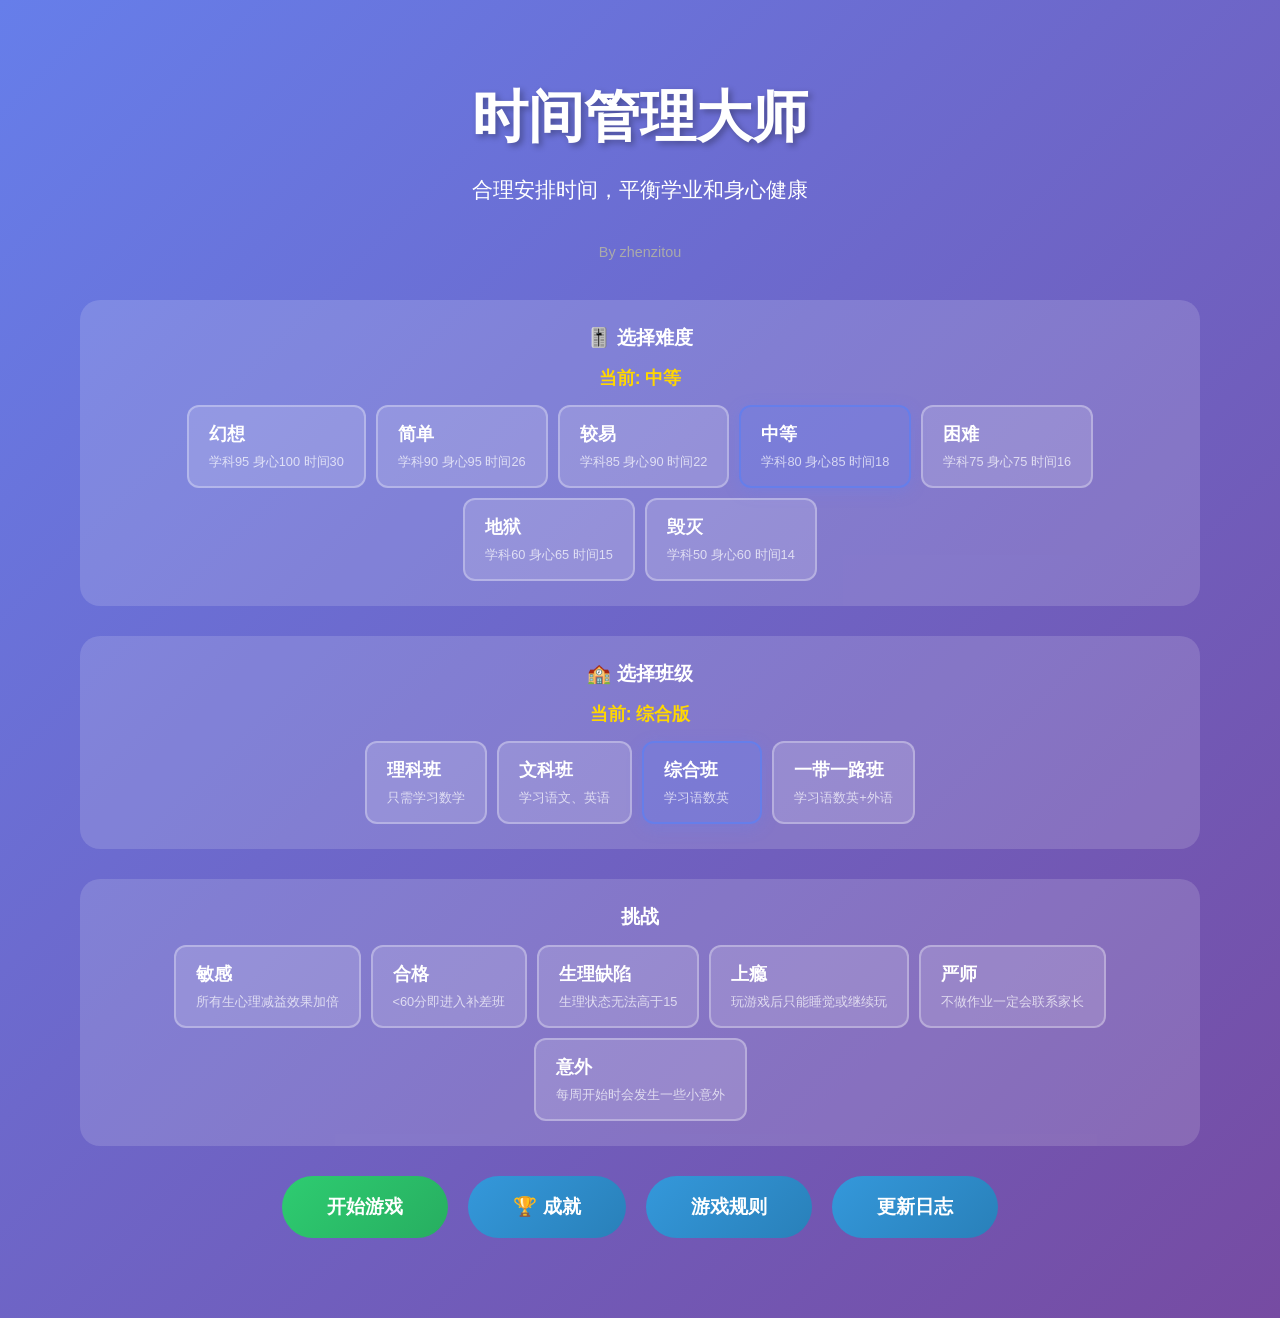
<file: 1/index.html>
<!DOCTYPE html>
<html lang="zh-CN">
<head>
    <meta charset="UTF-8">
    <meta name="viewport" content="width=device-width, initial-scale=1.0">
    <title>时间管理大师</title>
    <link rel="stylesheet" href="style.css">
</head>
<body>
    <div class="container">
        <!-- 开始界面 -->
        <div class="start-screen">
            <h1>时间管理大师</h1>
            <p>合理安排时间，平衡学业和身心健康</p>
            <p style="font-size: 0.9em; color: #aaa;">By zhenzitou</p>
            
            <div class="difficulty-section">
                <h3>🎚️ 选择难度</h3>
                <div class="difficulty-info">当前: <span id="selected-difficulty">中等</span></div>
                <div class="difficulty-grid" id="difficulty-options"></div>
            </div>
            
            <div class="difficulty-section" style="margin-top: 20px;">
                <h3>🏫 选择班级</h3>
                <div class="difficulty-info">当前: <span id="selected-class">综合版</span></div>
                <div class="difficulty-grid" id="class-options">
                    <button class="difficulty-btn" data-class="science" onclick="selectClass('science')">
                        <span class="name">理科班</span>
                        <span class="desc">只需学习数学</span>
                    </button>
                    <button class="difficulty-btn" data-class="arts" onclick="selectClass('arts')">
                        <span class="name">文科班</span>
                        <span class="desc">学习语文、英语</span>
                    </button>
                    <button class="difficulty-btn active" data-class="comprehensive" onclick="selectClass('comprehensive')">
                        <span class="name">综合版</span>
                        <span class="desc">学习语数英（默认）</span>
                    </button>
                    <button class="difficulty-btn" data-class="belt" onclick="selectClass('belt')">
                        <span class="name">一带一路班</span>
                        <span class="desc">学习语数英+外语</span>
                    </button>
                </div>
            </div>
            
            <div class="difficulty-section" style="margin-top: 20px;" id="challenge-options"></div>
            
            <div class="start-buttons">
                <button class="btn btn-primary" onclick="showGameStartOptions()">开始游戏</button>
                <button class="btn btn-secondary" onclick="showAchievementsScreen()">🏆 成就</button>
                <button class="btn btn-secondary" onclick="openRules()">游戏规则</button>
                <button class="btn btn-secondary" onclick="openChangelog()">更新日志</button>
            </div>
        </div>

        <!-- 开始游戏选项弹窗 -->
        <div class="modal-overlay" id="start-options-modal">
            <div class="modal-content" style="width: 400px;">
                <h2 class="modal-title">🎮 开始游戏</h2>
                
                <div style="text-align: center; padding: 20px;">
                    <button class="btn btn-primary" style="width: 100%; margin-bottom: 10px;" onclick="startNewGame()">
                        🆕 新的游戏
                    </button>
                    <button class="btn btn-secondary" style="width: 100%;" onclick="continueGame()">
                        📂 继续游戏
                    </button>
                </div>
                
                <button class="modal-close" onclick="closeStartOptions()">×</button>
            </div>
        </div>

        <!-- 规则弹窗 -->
        <div class="modal-overlay" id="rules-modal">
            <div class="modal-content">
                <button class="modal-close" onclick="closeRules()">×</button>
                <h2 class="modal-title">📖 游戏规则</h2>
                
                <div class="rule-section">
                    <h3>🎯 游戏目标</h3>
                    <p>在一学期16周内，合理分配时间完成作业、学习提升、保持身心健康，最终取得好成绩。</p>
                </div>

                <div class="rule-section">
                    <h3>🏫 班级类型</h3>
                    <ul>
                        <li><strong>理科班</strong>：只需学习数学一门学科</li>
                        <li><strong>文科班</strong>：需要学习语文、英语</li>
                        <li><strong>综合版</strong>：需要学习语数英（默认选项）</li>
                        <li><strong>一带一路班</strong>：需要学习语文、数学、英语、外语</li>
                    </ul>
                </div>

                <div class="rule-section">
                    <h3>📊 属性系统</h3>
                    <ul>
                        <li><strong>学科水平</strong>：根据班级类型学习不同学科（根据难度初始总和不同，范围0-100）</li>
                        <li><strong>生理状态</strong>：范围0-50，过低会触发猝死结局</li>
                        <li><strong>心理状态</strong>：范围0-50，过低会触发自杀结局</li>
                        <li><strong>综合状态</strong>：影响行动成功率</li>
                    </ul>
                </div>

                <div class="rule-section">
                    <h3>⏰ 时间分配</h3>
                    <p>每周根据难度有不同单位时间，可分配给以下行动：</p>
                    <ul>
                        <li><strong>作业</strong>：完成可提高平时成绩，成功率 = (学科水平/100)^难度 × √(状态/100)</li>
                        <li><strong>学习</strong>：提升学科水平1-5点，成功率 = (状态/100)^0.75 × 0.99^学科水平</li>
                        <li><strong>玩耍</strong>：心理状态 ±1,3,5,7</li>
                        <li><strong>睡觉</strong>：剩余时间自动睡觉，影响生理状态</li>
                    </ul>
                </div>

                <div class="rule-section">
                    <h3>💤 睡觉机制</h3>
                    <ul>
                        <li>睡觉时间 ≤ 0：生理状态-20</li>
                        <li>睡觉时间 ≤ 7：生理状态减少 rand(7,10)/睡觉时间</li>
                        <li>睡觉时间 > 7：生理状态增加 睡觉时间-7</li>
                    </ul>
                </div>

                <div class="rule-section">
                    <h3>📝 考试机制</h3>
                    <ul>
                        <li>每4周进行一次考试（第4、8、12、16周）</li>
                        <li>考试成绩 = 学科水平 × 状态/100 ± 5分随机波动</li>
                        <li>成绩 ≤ 40分：接下来4周总时间减少1（参加补差班）</li>
                    </ul>
                </div>

                <div class="rule-section">
                    <h3>📉 每周衰减</h3>
                    <ul>
                        <li>每周生理状态随机衰减0-2</li>
                        <li>每周心理状态随机衰减0-2</li>
                        <li>每周学科水平随机衰减0-2（不显示）</li>
                    </ul>
                </div>

                <div class="rule-section">
                    <h3>🏆 最终成绩</h3>
                    <ul>
                        <li>平时成绩（作业完成率）：占30%-70%随机权重</li>
                        <li>考试成绩（4次平均分）：占剩余比例</li>
                    </ul>
                </div>

                <div class="rule-section">
                    <h3>🎮 挑战模式</h3>
                    <p>可选的额外挑战，完成挑战可解锁对应成就：</p>
                    <ul>
                        <li><strong>敏感</strong>：所有生心理减益效果加倍</li>
                        <li><strong>合格</strong>：&lt;60分即进入补差班（原本是≤40分）</li>
                        <li><strong>生理缺陷</strong>：生理状态无法高于15</li>
                        <li><strong>上瘾</strong>：玩完游戏后只能睡觉或继续玩，无法做作业或学习</li>
                        <li><strong>严师</strong>：不做作业一定会联系家长</li>
                        <li><strong>意外</strong>：每周开始时随机发生意外事件</li>
                    </ul>
                </div>

                <div class="rule-section">
                    <h3>🏅 成就系统</h3>
                    <p>游戏过程中自动检测并解锁成就，成就感会显示在结算页面。每个成就有4班级×7难度=28个子成就，支持偏序解锁（获得高难度成就自动解锁低难度对应成就）。</p>
                    <p>结算页面成就显示分类：<strong>新成就</strong>（完全解锁）、<strong>升级</strong>（已有成就有新子成就）、<strong>已获得</strong>。</p>
                    <ul>
                        <li><strong>完美</strong>：期末总评有一科满分</li>
                        <li><strong>优秀</strong>：期末总评得分率≥90%</li>
                        <li><strong>良好</strong>：期末总评得分率≥80%</li>
                        <li><strong>合格</strong>：期末总评得分率≥60%</li>
                        <li><strong>功亏一篑</strong>：在第16周猝死或自杀</li>
                        <li><strong>作秀</strong>：上次考试所有科目均合格时自杀</li>
                        <li><strong>幸存者</strong>：生理缺陷挑战中，存活到期末总评公布</li>
                        <li><strong>超越张雪峰</strong>：生理缺陷挑战中，期末总评得分率≥60%</li>
                        <li><strong>敏感挑战者</strong>：敏感挑战下，期末拿到至少60%分数</li>
                        <li><strong>合格挑战者</strong>：合格挑战下，期末拿到至少60%分数</li>
                        <li><strong>戒断</strong>：上瘾挑战中，期末总评得分率≥60%</li>
                        <li><strong>勤奋</strong>：严师挑战中，期末总评得分率≥60%</li>
                        <li><strong>意外幸存者</strong>：意外挑战中，期末总评得分率≥60%</li>
                        <li><strong>狗运</strong>：启用至少5个挑战，并存活到第3周</li>
                        <li><strong>神迹</strong>：启用至少4个挑战，并存活到期末总评公布</li>
                        <li><strong>睡着了</strong>：某次正式考试获得0分</li>
                        <li><strong>进步神速</strong>：一次正式考试较上一次进步至少60分</li>
                        <li><strong>我可太想进步了</strong>：连续12次学习失败</li>
                        <li><strong>我可太想努力了</strong>：连续12次作业失败</li>
                    </ul>
                </div>
                
                <div class="rule-section">
                    <h3>⚡ 意外事件（意外挑战专属）</h3>
                    <p>意外挑战中，每周开始时会随机发生以下事件之一：</p>
                    <ul>
                        <li>军训通知：生理-随机值</li>
                        <li>情感打击：心理-随机值</li>
                        <li>挂科通知：心理-随机值（随机学科）</li>
                        <li>诈骗陷阱：随机学科水平下降</li>
                        <li>意外收获：心理+随机值</li>
                        <li>牌局风云：心理+随机值（可正可负）</li>
                        <li>被抓现行：生理-随机值</li>
                        <li>修仙奇遇：生理+随机值（可正可负）</li>
                        <li>顿悟时刻：随机学科水平上升</li>
                        <li>社团活动：时间-1</li>
                    </ul>
                </div>

                <div class="rule-section">
                    <h3>⚠️ 结局条件</h3>
                    <ul>
                        <li>生理状态 ≤ 5 → 猝死结局</li>
                        <li>心理状态 ≤ 5 → 自杀结局</li>
                        <li>完成16周 → 正常结局，显示最终成绩</li>
                    </ul>
                </div>
            </div>
        </div>

        <!-- 更新日志弹窗 -->
        <div class="modal-overlay" id="changelog-modal">
            <div class="modal-content" style="max-height: 80vh; overflow-y: auto;">
                <button class="modal-close" onclick="closeChangelog()">×</button>
                <h2 class="modal-title">📋 更新日志</h2>
                <div id="changelog-content"></div>
            </div>
        </div>

        <!-- 成就页面 -->
        <div class="intro-screen" id="achievements-screen">
            <div class="intro-card">
                <button class="btn btn-secondary" onclick="hideAchievementsScreen()" style="margin-bottom: 20px;">← 返回</button>
                <h2>🏆 成就</h2>
                <div id="achievements-list"></div>
            </div>
        </div>

        <!-- 成就详情页面 -->
        <div class="intro-screen" id="achievement-detail-screen">
            <div class="intro-card">
                <button class="btn btn-secondary" onclick="backToAchievements()" style="margin-bottom: 20px;">← 返回成就</button>
                <h2 id="achievement-detail-title">🏆 成就详情</h2>
                <div id="achievement-detail-content"></div>
            </div>
        </div>

        <!-- 开学介绍界面 -->
        <div class="intro-screen" id="intro-screen">
            <div class="intro-card">
                <h2>🎓 新学期开始！</h2>
                
                <div class="intro-section">
                    <h3>📅 本学期安排</h3>
                    <p>欢迎来到新的学期！这学期共有 <strong>16周</strong>，每周你将拥有 <strong id="intro-weekly-time">16</strong> 单位时间 来安排学习和生活。</p>
                    <p>合理分配时间，平衡学业和身心健康是取得好成绩的关键！</p>
                </div>

                <div class="intro-section">
                    <h3>📊 分数分配比例</h3>
                    <p>每门学科的最终成绩由两部分组成：</p>
                    <div class="score-distribution">
                        <div class="score-item">
                            <div class="subject" id="intro-subject-0">语文</div>
                            <div class="weight-bar">
                                <div class="weight-item" id="intro-usual-bar-0">
                                    <span class="label">平时</span>
                                    <span class="value" id="intro-usual-weight-0">0%</span>
                                </div>
                                <div class="weight-item" id="intro-exam-bar-0">
                                    <span class="label">考试</span>
                                    <span class="value" id="intro-exam-weight-0">0%</span>
                                </div>
                            </div>
                        </div>
                        <div class="score-item">
                            <div class="subject" id="intro-subject-1">数学</div>
                            <div class="weight-bar">
                                <div class="weight-item" id="intro-usual-bar-1">
                                    <span class="label">平时</span>
                                    <span class="value" id="intro-usual-weight-1">0%</span>
                                </div>
                                <div class="weight-item" id="intro-exam-bar-1">
                                    <span class="label">考试</span>
                                    <span class="value" id="intro-exam-weight-1">0%</span>
                                </div>
                            </div>
                        </div>
                        <div class="score-item">
                            <div class="subject" id="intro-subject-2">英语</div>
                            <div class="weight-bar">
                                <div class="weight-item" id="intro-usual-bar-2">
                                    <span class="label">平时</span>
                                    <span class="value" id="intro-usual-weight-2">0%</span>
                                </div>
                                <div class="weight-item" id="intro-exam-bar-2">
                                    <span class="label">考试</span>
                                    <span class="value" id="intro-exam-weight-2">0%</span>
                                </div>
                            </div>
                        </div>
                        <div class="score-item" id="intro-subject-3-container" style="display: none;">
                            <div class="subject" id="intro-subject-3">外语</div>
                            <div class="weight-bar">
                                <div class="weight-item" id="intro-usual-bar-3">
                                    <span class="label">平时</span>
                                    <span class="value" id="intro-usual-weight-3">0%</span>
                                </div>
                                <div class="weight-item" id="intro-exam-bar-3">
                                    <span class="label">考试</span>
                                    <span class="value" id="intro-exam-weight-3">0%</span>
                                </div>
                            </div>
                        </div>
                    </div>
                </div>

                <div class="intro-section">
                    <h3>📝 考试时间</h3>
                    <p>本学期共有 <strong>4次考试</strong>，分别在以下周次进行：</p>
                    <div class="exam-schedule">
                        <div class="exam-week">第4周</div>
                        <div class="exam-week">第8周</div>
                        <div class="exam-week">第12周</div>
                        <div class="exam-week">第16周</div>
                    </div>
                    <p style="text-align: center; margin-top: 15px; color: #666;">⚠️ 考试成绩低于40分需要参加补差班，占用后续时间</p>
                </div>

                <div class="continue-btn">
                    <button class="btn btn-primary" onclick="continueToGame()">开始新学期</button>
                </div>
            </div>
        </div>

        <!-- 游戏界面 -->
        <div class="game-screen">
            <!-- 游戏头部 -->
            <div class="game-header">
                <div class="game-header-top">
                    <div class="week-info">📅 第 <span id="current-week">1</span> / 16 周</div>
                    <div class="class-difficulty-info">
                        <span id="class-display">综合版</span> | <span id="difficulty-display">中等</span>
                        | <span id="challenge-display" style="color: #e74c3c;">无</span>
                    </div>
                    <div class="time-info">
                        <span>剩余时间:</span>
                        <span class="remaining" id="remaining-time">16</span>
                        <span id="time-reduction-badge" style="display: none; color: #e74c3c;">(补差班: <span id="time-reduction">0</span>)</span>
                    </div>
                    <div class="save-load-buttons">
                        <button class="action-btn btn-save" onclick="saveGame()">💾 存档</button>
                        <button class="action-btn btn-load" onclick="showLoadModal()">📂 读档</button>
                    </div>
                </div>
                <div class="week-progress">
                    <div class="progress-bar" id="week-progress"></div>
                </div>
            </div>

            <!-- 三栏布局 -->
            <div class="game-layout">
                <!-- 左侧：状态面板 -->
                <div class="status-panel">
                    <div class="status-card">
                        <h3>� 最近考试成绩</h3>
                        <div class="level-item chinese">
                            <span class="name">语文</span>
                            <span class="value" id="chinese-exam">--</span>
                        </div>
                        <div class="level-item math">
                            <span class="name">数学</span>
                            <span class="value" id="math-exam">--</span>
                        </div>
                        <div class="level-item english">
                            <span class="name">英语</span>
                            <span class="value" id="english-exam">--</span>
                        </div>
                        <div class="level-item english" id="foreign-exam-container" style="display: none;">
                            <span class="name">外语</span>
                            <span class="value" id="foreign-exam">--</span>
                        </div>
                        <div style="margin-top: 15px; padding-top: 15px; border-top: 2px solid #eee;">
                            <div style="display: flex; justify-content: space-between;">
                                <span style="color: #555;">总成绩</span>
                                <span style="font-size: 1.5rem; font-weight: bold; color: #667eea;" id="total-exam">--</span>
                            </div>
                        </div>
                    </div>

                    <div class="status-card">
                        <h3>❤️ 身心状态</h3>
                        <div class="state-item physical">
                            <span class="name">生理状态</span>
                            <span class="value" id="physical-state">0</span>
                        </div>
                        <div class="state-bar">
                            <div class="state-bar-fill physical" id="physical-bar"></div>
                        </div>
                        <div class="warning-text" id="physical-warning">⚠️ 危险！状态过低</div>

                        <div class="state-item mental">
                            <span class="name">心理状态</span>
                            <span class="value" id="mental-state">0</span>
                        </div>
                        <div class="state-bar">
                            <div class="state-bar-fill mental" id="mental-bar"></div>
                        </div>
                        <div class="warning-text" id="mental-warning">⚠️ 危险！状态过低</div>

                        <div style="margin-top: 15px; padding-top: 15px; border-top: 2px solid #eee;">
                            <div style="display: flex; justify-content: space-between;">
                                <span style="color: #555;">综合状态</span>
                                <span style="font-size: 1.5rem; font-weight: bold; color: #667eea;" id="total-status">0</span>
                            </div>
                        </div>
                    </div>

                    <div class="status-card">
                        <h3>✅ 作业完成</h3>
                        <div class="homework-section">
                            <div class="homework-grid">
                                <div class="homework-item" id="chinese-homework-item">
                                    <div class="subject">语文</div>
                                    <div class="count" id="chinese-homework">0/0</div>
                                </div>
                                <div class="homework-item" id="math-homework-item">
                                    <div class="subject">数学</div>
                                    <div class="count" id="math-homework">0/0</div>
                                </div>
                                <div class="homework-item" id="english-homework-item">
                                    <div class="subject">英语</div>
                                    <div class="count" id="english-homework">0/0</div>
                                </div>
                                <div class="homework-item" id="foreign-homework-item" style="display: none;">
                                    <div class="subject">外语</div>
                                    <div class="count" id="foreign-homework">0/0</div>
                                </div>
                            </div>
                        </div>
                    </div>
                </div>

                <!-- 中间：行动面板 -->
                <div class="action-panel">
                    <div class="action-card">
                        <div class="action-header">
                            <h3>🎯 本周行动</h3>
                            <button class="action-btn btn-sleep" onclick="endWeek()">
                                <span class="icon">🌙</span>
                                <span>睡觉并结束本周</span>
                            </button>
                        </div>
                        <div class="action-filter">
                            <button class="filter-btn active" onclick="filterActions('all')">全部</button>
                            <button class="filter-btn" onclick="filterActions('homework')">作业</button>
                            <button class="filter-btn" onclick="filterActions('study')">学习</button>
                            <button class="filter-btn" onclick="filterActions('play')">玩耍</button>
                        </div>
                        <div class="action-grid">
                            <button class="action-btn btn-homework" data-type="homework" id="btn-homework-chinese" onclick="doHomework(0)">
                                <span class="icon">📝</span>
                                <span class="homework-label">语文作业 <span class="difficulty-badge" id="chinese-difficulty">困难</span></span>
                            </button>
                            <button class="action-btn btn-homework" data-type="homework" id="btn-homework-math" onclick="doHomework(1)">
                                <span class="icon">📝</span>
                                <span class="homework-label">数学作业 <span class="difficulty-badge" id="math-difficulty">困难</span></span>
                            </button>
                            <button class="action-btn btn-homework" data-type="homework" id="btn-homework-english" onclick="doHomework(2)">
                                <span class="icon">📝</span>
                                <span class="homework-label">英语作业 <span class="difficulty-badge" id="english-difficulty">困难</span></span>
                            </button>
                            <button class="action-btn btn-homework" data-type="homework" id="btn-homework-foreign" onclick="doHomework(3)" style="display: none;">
                                <span class="icon">📝</span>
                                <span class="homework-label">外语作业 <span class="difficulty-badge" id="foreign-difficulty">困难</span></span>
                            </button>
                            <button class="action-btn btn-study" data-type="study" onclick="study(0)">
                                <span class="icon">📖</span>
                                <span>学习语文</span>
                            </button>
                            <button class="action-btn btn-study" data-type="study" onclick="study(1)">
                                <span class="icon">📖</span>
                                <span>学习数学</span>
                            </button>
                            <button class="action-btn btn-study" data-type="study" onclick="study(2)">
                                <span class="icon">📖</span>
                                <span>学习英语</span>
                            </button>
                            <button class="action-btn btn-study" data-type="study" onclick="study(3)" id="btn-study-foreign" style="display: none;">
                                <span class="icon">📖</span>
                                <span>学习外语</span>
                            </button>
                            <button class="action-btn btn-study" data-type="study" onclick="simulatedExam()" id="btn-simulated-exam">
                                <span class="icon">📝</span>
                                <span>模拟考</span>
                            </button>
                            <button class="action-btn btn-play" data-type="play" onclick="play()">
                                <span class="icon">🎮</span>
                                <span>玩耍放松</span>
                            </button>
                        </div>
                    </div>
                </div>

                <!-- 右侧：消息面板 -->
                <div class="message-panel">
                    <div class="message-card">
                        <h3>💬 消息记录</h3>
                        <div class="message-list" id="message-list"></div>
                    </div>

                    <div class="message-card">
                        <h3>⏰ 考试倒计时</h3>
                        <div style="text-align: center; padding: 20px;">
                            <div style="font-size: 3rem; font-weight: bold; color: #667eea; margin-bottom: 10px;">
                                <span id="exam-countdown">3</span> 周
                            </div>
                            <div style="color: #666; font-size: 0.9rem;">下次考试</div>
                        </div>
                    </div>
                </div>
            </div>
        </div>

        <!-- 考试揭晓页面 -->
        <div class="exam-modal" id="exam-modal">
            <div class="modal-body" style="max-width: 600px;">
                <h2>📊 考试成绩揭晓</h2>
                <p style="text-align: center; color: #666; margin-bottom: 20px;">点击对应科目揭晓成绩</p>
                <div id="exam-results"></div>
                <button class="restart-btn" id="continue-btn" style="width: 100%; margin-top: 20px; display: none;" onclick="closeExamModal()">继续游戏</button>
            </div>
        </div>

        <!-- 结局弹窗 -->
        <div class="final-modal" id="final-modal">
            <div class="modal-body" id="final-result"></div>
        </div>

        <!-- 游戏结束弹窗 -->
        <div class="gameover-modal" id="gameover-modal">
            <div class="gameover-content">
                <h2 id="gameover-title">💀</h2>
                <p id="gameover-message"></p>
                <p id="gameover-info"></p>
                <div id="gameover-achievements" style="margin-top: 15px;"></div>
                <button class="restart-btn" onclick="restartGame()">重新开始</button>
            </div>
        </div>

        <!-- 补差班训导页面 -->
        <div class="scolding-modal" id="scolding-modal">
            <div class="scolding-content">
                <h2 id="scolding-title">📋 教师训导</h2>
                <div id="scolding-content"></div>
                <button class="restart-btn" id="scolding-btn" style="width: 100%; margin-top: 20px;" onclick="continueAfterScolding()">继续</button>
            </div>
        </div>

        <!-- 补差班页面 -->
        <div class="remedial-modal" id="remedial-modal">
            <div class="scolding-content">
                <h2>📚 补差班安排</h2>
                <div id="remedial-content"></div>
                <button class="restart-btn" style="width: 100%; margin-top: 20px;" onclick="closeRemedialModal()">确认</button>
            </div>
        </div>

        <!-- 读档弹窗 -->
        <div class="scolding-modal" id="load-modal">
            <div class="scolding-content" style="max-width: 600px;">
                <h2>📂 选择存档</h2>
                <div id="save-slots"></div>
                <button class="restart-btn" style="width: 100%; margin-top: 20px;" onclick="closeLoadModal()">取消</button>
            </div>
        </div>
    </div>

    <script src="game.js"></script>
</body>
</html>
</file>
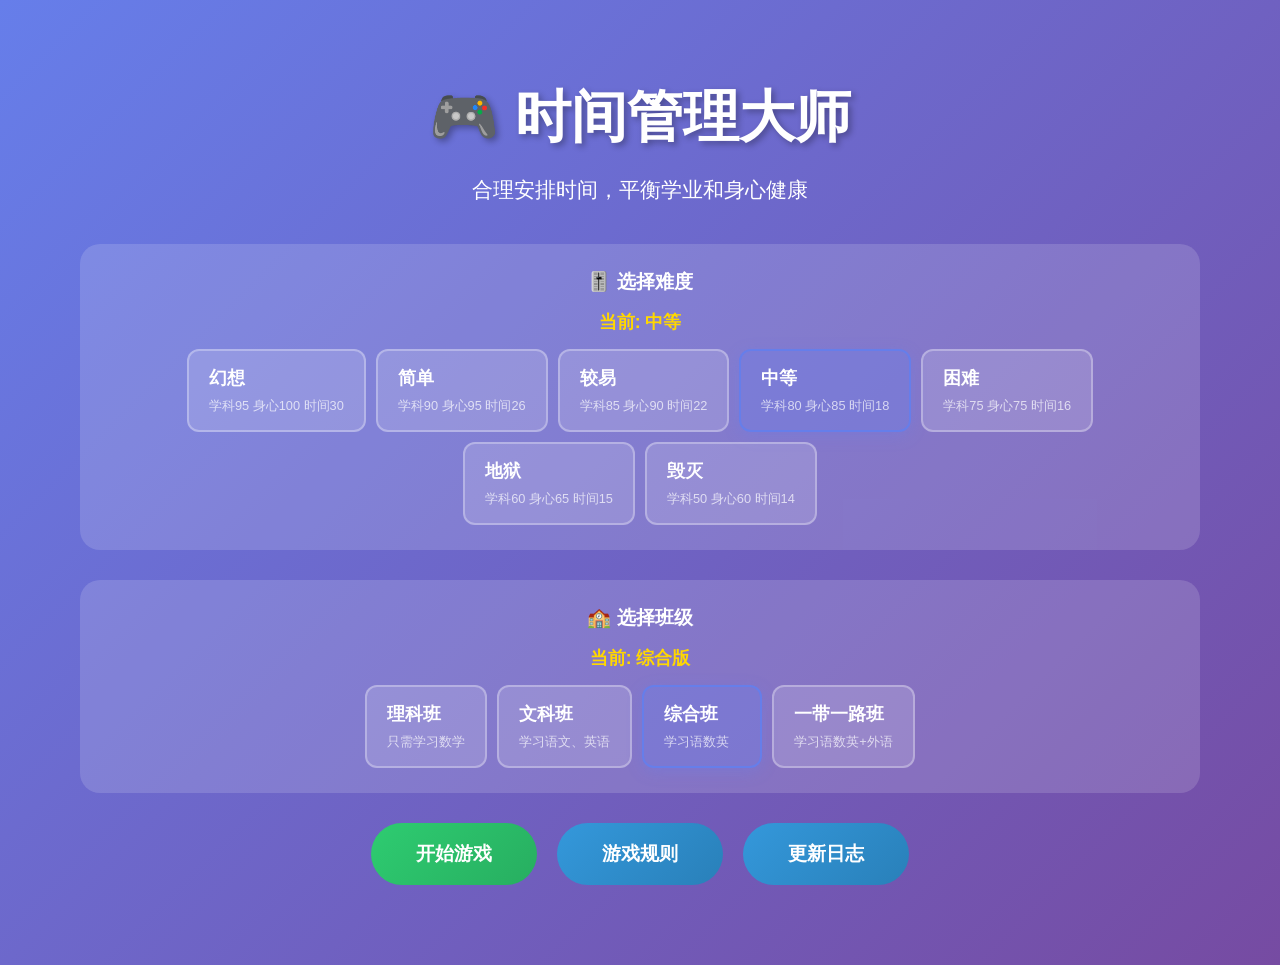
<file: exam/index.html>
<!DOCTYPE html>
<html lang="zh-CN">
<head>
    <meta charset="UTF-8">
    <meta name="viewport" content="width=device-width, initial-scale=1.0">
    <title>时间管理大师</title>
    <link rel="stylesheet" href="style.css">
</head>
<body>
    <div class="container">
        <!-- 开始界面 -->
        <div class="start-screen">
            <h1>🎮 时间管理大师</h1>
            <p>合理安排时间，平衡学业和身心健康</p>
            
            <div class="difficulty-section">
                <h3>🎚️ 选择难度</h3>
                <div class="difficulty-info">当前: <span id="selected-difficulty">中等</span></div>
                <div class="difficulty-grid" id="difficulty-options"></div>
            </div>
            
            <div class="difficulty-section" style="margin-top: 20px;">
                <h3>🏫 选择班级</h3>
                <div class="difficulty-info">当前: <span id="selected-class">综合版</span></div>
                <div class="difficulty-grid" id="class-options">
                    <button class="difficulty-btn" data-class="science" onclick="selectClass('science')">
                        <span class="name">理科班</span>
                        <span class="desc">只需学习数学</span>
                    </button>
                    <button class="difficulty-btn" data-class="arts" onclick="selectClass('arts')">
                        <span class="name">文科班</span>
                        <span class="desc">学习语文、英语</span>
                    </button>
                    <button class="difficulty-btn active" data-class="comprehensive" onclick="selectClass('comprehensive')">
                        <span class="name">综合版</span>
                        <span class="desc">学习语数英（默认）</span>
                    </button>
                    <button class="difficulty-btn" data-class="belt" onclick="selectClass('belt')">
                        <span class="name">一带一路班</span>
                        <span class="desc">学习语数英+外语</span>
                    </button>
                </div>
            </div>
            
            <div class="start-buttons">
                <button class="btn btn-primary" onclick="showGameStartOptions()">开始游戏</button>
                <button class="btn btn-secondary" onclick="openRules()">游戏规则</button>
                <button class="btn btn-secondary" onclick="openChangelog()">更新日志</button>
            </div>
        </div>

        <!-- 开始游戏选项弹窗 -->
        <div class="modal-overlay" id="start-options-modal">
            <div class="modal-content" style="width: 400px;">
                <h2 class="modal-title">🎮 开始游戏</h2>
                
                <div style="text-align: center; padding: 20px;">
                    <button class="btn btn-primary" style="width: 100%; margin-bottom: 10px;" onclick="startNewGame()">
                        🆕 新的游戏
                    </button>
                    <button class="btn btn-secondary" style="width: 100%;" onclick="continueGame()">
                        📂 继续游戏
                    </button>
                </div>
                
                <button class="modal-close" onclick="closeStartOptions()">×</button>
            </div>
        </div>

        <!-- 规则弹窗 -->
        <div class="modal-overlay" id="rules-modal">
            <div class="modal-content">
                <button class="modal-close" onclick="closeRules()">×</button>
                <h2 class="modal-title">📖 游戏规则</h2>
                
                <div class="rule-section">
                    <h3>🎯 游戏目标</h3>
                    <p>在一学期16周内，合理分配时间完成作业、学习提升、保持身心健康，最终取得好成绩。</p>
                </div>

                <div class="rule-section">
                    <h3>🏫 班级类型</h3>
                    <ul>
                        <li><strong>理科班</strong>：只需学习数学一门学科</li>
                        <li><strong>文科班</strong>：需要学习语文、英语</li>
                        <li><strong>综合版</strong>：需要学习语数英（默认选项）</li>
                        <li><strong>一带一路班</strong>：需要学习语文、数学、英语、外语</li>
                    </ul>
                </div>

                <div class="rule-section">
                    <h3>📊 属性系统</h3>
                    <ul>
                        <li><strong>学科水平</strong>：根据班级类型学习不同学科（根据难度初始总和不同，范围0-100）</li>
                        <li><strong>生理状态</strong>：范围0-50，过低会触发猝死结局</li>
                        <li><strong>心理状态</strong>：范围0-50，过低会触发自杀结局</li>
                        <li><strong>综合状态</strong>：影响行动成功率</li>
                    </ul>
                </div>

                <div class="rule-section">
                    <h3>⏰ 时间分配</h3>
                    <p>每周根据难度有不同单位时间，可分配给以下行动：</p>
                    <ul>
                        <li><strong>作业</strong>：完成可提高平时成绩，成功率 = 状态/100 × √(学科水平)/10 × 难度系数</li>
                        <li><strong>学习</strong>：提升学科水平1-5点，成功率 = 状态/200</li>
                        <li><strong>玩耍</strong>：心理状态 ±1,3,5,7</li>
                        <li><strong>睡觉</strong>：剩余时间自动睡觉，影响生理状态</li>
                    </ul>
                </div>

                <div class="rule-section">
                    <h3>💤 睡觉机制</h3>
                    <ul>
                        <li>睡觉时间 ≤ 0：生理状态-20</li>
                        <li>睡觉时间 ≤ 7：生理状态减少 rand(7,10)/睡觉时间</li>
                        <li>睡觉时间 > 7：生理状态增加 睡觉时间-7</li>
                    </ul>
                </div>

                <div class="rule-section">
                    <h3>📝 考试机制</h3>
                    <ul>
                        <li>每4周进行一次考试（第4、8、12、16周）</li>
                        <li>考试成绩 = 学科水平 × 状态/100 ± 5分随机波动</li>
                        <li>成绩 ≤ 40分：接下来4周总时间减少1（参加补差班）</li>
                    </ul>
                </div>

                <div class="rule-section">
                    <h3>📉 每周衰减</h3>
                    <ul>
                        <li>每周生理状态随机衰减0-2</li>
                        <li>每周心理状态随机衰减0-2</li>
                        <li>每周学科水平随机衰减0-2（不显示）</li>
                    </ul>
                </div>

                <div class="rule-section">
                    <h3>🏆 最终成绩</h3>
                    <ul>
                        <li>平时成绩（作业完成率）：占30%-70%随机权重</li>
                        <li>考试成绩（4次平均分）：占剩余比例</li>
                    </ul>
                </div>

                <div class="rule-section">
                    <h3>⚠️ 结局条件</h3>
                    <ul>
                        <li>生理状态 ≤ 5 → 猝死结局</li>
                        <li>心理状态 ≤ 5 → 自杀结局</li>
                        <li>完成16周 → 正常结局，显示最终成绩</li>
                    </ul>
                </div>
            </div>
        </div>

        <!-- 更新日志弹窗 -->
        <div class="modal-overlay" id="changelog-modal">
            <div class="modal-content" style="max-height: 80vh; overflow-y: auto;">
                <button class="modal-close" onclick="closeChangelog()">×</button>
                <h2 class="modal-title">📋 更新日志</h2>
                <div id="changelog-content"></div>
            </div>
        </div>

        <!-- 开学介绍界面 -->
        <div class="intro-screen">
            <div class="intro-card">
                <h2>🎓 新学期开始！</h2>
                
                <div class="intro-section">
                    <h3>📅 本学期安排</h3>
                    <p>欢迎来到新的学期！这学期共有 <strong>16周</strong>，每周你将拥有 <strong id="intro-weekly-time">16</strong> 单位时间 来安排学习和生活。</p>
                    <p>合理分配时间，平衡学业和身心健康是取得好成绩的关键！</p>
                </div>

                <div class="intro-section">
                    <h3>📊 分数分配比例</h3>
                    <p>每门学科的最终成绩由两部分组成：</p>
                    <div class="score-distribution">
                        <div class="score-item">
                            <div class="subject" id="intro-subject-0">语文</div>
                            <div class="weight-bar">
                                <div class="weight-item" id="intro-usual-bar-0">
                                    <span class="label">平时</span>
                                    <span class="value" id="intro-usual-weight-0">0%</span>
                                </div>
                                <div class="weight-item" id="intro-exam-bar-0">
                                    <span class="label">考试</span>
                                    <span class="value" id="intro-exam-weight-0">0%</span>
                                </div>
                            </div>
                        </div>
                        <div class="score-item">
                            <div class="subject" id="intro-subject-1">数学</div>
                            <div class="weight-bar">
                                <div class="weight-item" id="intro-usual-bar-1">
                                    <span class="label">平时</span>
                                    <span class="value" id="intro-usual-weight-1">0%</span>
                                </div>
                                <div class="weight-item" id="intro-exam-bar-1">
                                    <span class="label">考试</span>
                                    <span class="value" id="intro-exam-weight-1">0%</span>
                                </div>
                            </div>
                        </div>
                        <div class="score-item">
                            <div class="subject" id="intro-subject-2">英语</div>
                            <div class="weight-bar">
                                <div class="weight-item" id="intro-usual-bar-2">
                                    <span class="label">平时</span>
                                    <span class="value" id="intro-usual-weight-2">0%</span>
                                </div>
                                <div class="weight-item" id="intro-exam-bar-2">
                                    <span class="label">考试</span>
                                    <span class="value" id="intro-exam-weight-2">0%</span>
                                </div>
                            </div>
                        </div>
                        <div class="score-item" id="intro-subject-3-container" style="display: none;">
                            <div class="subject" id="intro-subject-3">外语</div>
                            <div class="weight-bar">
                                <div class="weight-item" id="intro-usual-bar-3">
                                    <span class="label">平时</span>
                                    <span class="value" id="intro-usual-weight-3">0%</span>
                                </div>
                                <div class="weight-item" id="intro-exam-bar-3">
                                    <span class="label">考试</span>
                                    <span class="value" id="intro-exam-weight-3">0%</span>
                                </div>
                            </div>
                        </div>
                    </div>
                </div>

                <div class="intro-section">
                    <h3>📝 考试时间</h3>
                    <p>本学期共有 <strong>4次考试</strong>，分别在以下周次进行：</p>
                    <div class="exam-schedule">
                        <div class="exam-week">第4周</div>
                        <div class="exam-week">第8周</div>
                        <div class="exam-week">第12周</div>
                        <div class="exam-week">第16周</div>
                    </div>
                    <p style="text-align: center; margin-top: 15px; color: #666;">⚠️ 考试成绩低于40分需要参加补差班，占用后续时间</p>
                </div>

                <div class="continue-btn">
                    <button class="btn btn-primary" onclick="continueToGame()">开始新学期</button>
                </div>
            </div>
        </div>

        <!-- 游戏界面 -->
        <div class="game-screen">
            <!-- 游戏头部 -->
            <div class="game-header">
                <div class="game-header-top">
                    <div class="week-info">📅 第 <span id="current-week">1</span> / 16 周</div>
                    <div class="class-difficulty-info">
                        <span id="class-display">综合版</span> | <span id="difficulty-display">中等</span>
                    </div>
                    <div class="time-info">
                        <span>剩余时间:</span>
                        <span class="remaining" id="remaining-time">16</span>
                        <span id="time-reduction-badge" style="display: none; color: #e74c3c;">(补差班: <span id="time-reduction">0</span>)</span>
                    </div>
                    <div class="save-load-buttons">
                        <button class="action-btn btn-save" onclick="saveGame()">💾 存档</button>
                        <button class="action-btn btn-load" onclick="showLoadModal()">📂 读档</button>
                    </div>
                </div>
                <div class="week-progress">
                    <div class="progress-bar" id="week-progress"></div>
                </div>
            </div>

            <!-- 三栏布局 -->
            <div class="game-layout">
                <!-- 左侧：状态面板 -->
                <div class="status-panel">
                    <div class="status-card">
                        <h3>� 最近考试成绩</h3>
                        <div class="level-item chinese">
                            <span class="name">语文</span>
                            <span class="value" id="chinese-exam">--</span>
                        </div>
                        <div class="level-item math">
                            <span class="name">数学</span>
                            <span class="value" id="math-exam">--</span>
                        </div>
                        <div class="level-item english">
                            <span class="name">英语</span>
                            <span class="value" id="english-exam">--</span>
                        </div>
                        <div class="level-item english" id="foreign-exam-container" style="display: none;">
                            <span class="name">外语</span>
                            <span class="value" id="foreign-exam">--</span>
                        </div>
                        <div style="margin-top: 15px; padding-top: 15px; border-top: 2px solid #eee;">
                            <div style="display: flex; justify-content: space-between;">
                                <span style="color: #555;">总成绩</span>
                                <span style="font-size: 1.5rem; font-weight: bold; color: #667eea;" id="total-exam">--</span>
                            </div>
                        </div>
                    </div>

                    <div class="status-card">
                        <h3>❤️ 身心状态</h3>
                        <div class="state-item physical">
                            <span class="name">生理状态</span>
                            <span class="value" id="physical-state">0</span>
                        </div>
                        <div class="state-bar">
                            <div class="state-bar-fill physical" id="physical-bar"></div>
                        </div>
                        <div class="warning-text" id="physical-warning">⚠️ 危险！状态过低</div>

                        <div class="state-item mental">
                            <span class="name">心理状态</span>
                            <span class="value" id="mental-state">0</span>
                        </div>
                        <div class="state-bar">
                            <div class="state-bar-fill mental" id="mental-bar"></div>
                        </div>
                        <div class="warning-text" id="mental-warning">⚠️ 危险！状态过低</div>

                        <div style="margin-top: 15px; padding-top: 15px; border-top: 2px solid #eee;">
                            <div style="display: flex; justify-content: space-between;">
                                <span style="color: #555;">综合状态</span>
                                <span style="font-size: 1.5rem; font-weight: bold; color: #667eea;" id="total-status">0</span>
                            </div>
                        </div>
                    </div>

                    <div class="status-card">
                        <h3>✅ 作业完成</h3>
                        <div class="homework-section">
                            <div class="homework-grid">
                                <div class="homework-item">
                                    <div class="subject">语文</div>
                                    <div class="count" id="chinese-homework">0/0</div>
                                </div>
                                <div class="homework-item">
                                    <div class="subject">数学</div>
                                    <div class="count" id="math-homework">0/0</div>
                                </div>
                                <div class="homework-item">
                                    <div class="subject">英语</div>
                                    <div class="count" id="english-homework">0/0</div>
                                </div>
                                <div class="homework-item" id="foreign-homework-container" style="display: none;">
                                    <div class="subject">外语</div>
                                    <div class="count" id="foreign-homework">0/0</div>
                                </div>
                            </div>
                        </div>
                    </div>
                </div>

                <!-- 中间：行动面板 -->
                <div class="action-panel">
                    <div class="action-card">
                        <div class="action-header">
                            <h3>🎯 本周行动</h3>
                            <button class="action-btn btn-sleep" onclick="endWeek()">
                                <span class="icon">🌙</span>
                                <span>睡觉并结束本周</span>
                            </button>
                        </div>
                        <div class="action-filter">
                            <button class="filter-btn active" onclick="filterActions('all')">全部</button>
                            <button class="filter-btn" onclick="filterActions('homework')">作业</button>
                            <button class="filter-btn" onclick="filterActions('study')">学习</button>
                            <button class="filter-btn" onclick="filterActions('play')">玩耍</button>
                        </div>
                        <div class="action-grid">
                            <button class="action-btn btn-homework" data-type="homework" id="btn-homework-chinese" onclick="doHomework(0)">
                                <span class="icon">📝</span>
                                <span class="homework-label">语文作业 <span class="difficulty-badge" id="chinese-difficulty">困难</span></span>
                            </button>
                            <button class="action-btn btn-homework" data-type="homework" id="btn-homework-math" onclick="doHomework(1)">
                                <span class="icon">📝</span>
                                <span class="homework-label">数学作业 <span class="difficulty-badge" id="math-difficulty">困难</span></span>
                            </button>
                            <button class="action-btn btn-homework" data-type="homework" id="btn-homework-english" onclick="doHomework(2)">
                                <span class="icon">📝</span>
                                <span class="homework-label">英语作业 <span class="difficulty-badge" id="english-difficulty">困难</span></span>
                            </button>
                            <button class="action-btn btn-homework" data-type="homework" id="btn-homework-foreign" onclick="doHomework(3)" style="display: none;">
                                <span class="icon">📝</span>
                                <span class="homework-label">外语作业 <span class="difficulty-badge" id="foreign-difficulty">困难</span></span>
                            </button>
                            <button class="action-btn btn-study" data-type="study" onclick="study(0)">
                                <span class="icon">📖</span>
                                <span>学习语文</span>
                            </button>
                            <button class="action-btn btn-study" data-type="study" onclick="study(1)">
                                <span class="icon">📖</span>
                                <span>学习数学</span>
                            </button>
                            <button class="action-btn btn-study" data-type="study" onclick="study(2)">
                                <span class="icon">📖</span>
                                <span>学习英语</span>
                            </button>
                            <button class="action-btn btn-study" data-type="study" onclick="study(3)" id="btn-study-foreign" style="display: none;">
                                <span class="icon">📖</span>
                                <span>学习外语</span>
                            </button>
                            <button class="action-btn btn-study" data-type="study" onclick="simulatedExam()" id="btn-simulated-exam">
                                <span class="icon">📝</span>
                                <span>模拟考</span>
                            </button>
                            <button class="action-btn btn-play" data-type="play" onclick="play()">
                                <span class="icon">🎮</span>
                                <span>玩耍放松</span>
                            </button>
                        </div>
                    </div>
                </div>

                <!-- 右侧：消息面板 -->
                <div class="message-panel">
                    <div class="message-card">
                        <h3>💬 消息记录</h3>
                        <div class="message-list" id="message-list"></div>
                    </div>

                    <div class="message-card">
                        <h3>⏰ 考试倒计时</h3>
                        <div style="text-align: center; padding: 20px;">
                            <div style="font-size: 3rem; font-weight: bold; color: #667eea; margin-bottom: 10px;">
                                <span id="exam-countdown">3</span> 周
                            </div>
                            <div style="color: #666; font-size: 0.9rem;">下次考试</div>
                        </div>
                    </div>
                </div>
            </div>
        </div>

        <!-- 考试揭晓页面 -->
        <div class="exam-modal" id="exam-modal">
            <div class="modal-body" style="max-width: 600px;">
                <h2>📊 考试成绩揭晓</h2>
                <p style="text-align: center; color: #666; margin-bottom: 20px;">点击对应科目揭晓成绩</p>
                <div id="exam-results"></div>
                <button class="restart-btn" id="continue-btn" style="width: 100%; margin-top: 20px; display: none;" onclick="closeExamModal()">继续游戏</button>
            </div>
        </div>

        <!-- 结局弹窗 -->
        <div class="final-modal" id="final-modal">
            <div class="modal-body" id="final-result"></div>
        </div>

        <!-- 游戏结束弹窗 -->
        <div class="gameover-modal" id="gameover-modal">
            <div class="gameover-content">
                <h2 id="gameover-title">💀</h2>
                <p id="gameover-message"></p>
                <button class="restart-btn" onclick="restartGame()">重新开始</button>
            </div>
        </div>

        <!-- 补差班训导页面 -->
        <div class="scolding-modal" id="scolding-modal">
            <div class="scolding-content">
                <h2 id="scolding-title">📋 教师训导</h2>
                <div id="scolding-content"></div>
                <button class="restart-btn" id="scolding-btn" style="width: 100%; margin-top: 20px;" onclick="continueAfterScolding()">继续</button>
            </div>
        </div>

        <!-- 补差班页面 -->
        <div class="remedial-modal" id="remedial-modal">
            <div class="scolding-content">
                <h2>📚 补差班安排</h2>
                <div id="remedial-content"></div>
                <button class="restart-btn" style="width: 100%; margin-top: 20px;" onclick="closeRemedialModal()">确认</button>
            </div>
        </div>

        <!-- 读档弹窗 -->
        <div class="scolding-modal" id="load-modal">
            <div class="scolding-content" style="max-width: 600px;">
                <h2>📂 选择存档</h2>
                <div id="save-slots"></div>
                <button class="restart-btn" style="width: 100%; margin-top: 20px;" onclick="closeLoadModal()">取消</button>
            </div>
        </div>
    </div>

    <script src="game.js"></script>
</body>
</html>
</file>
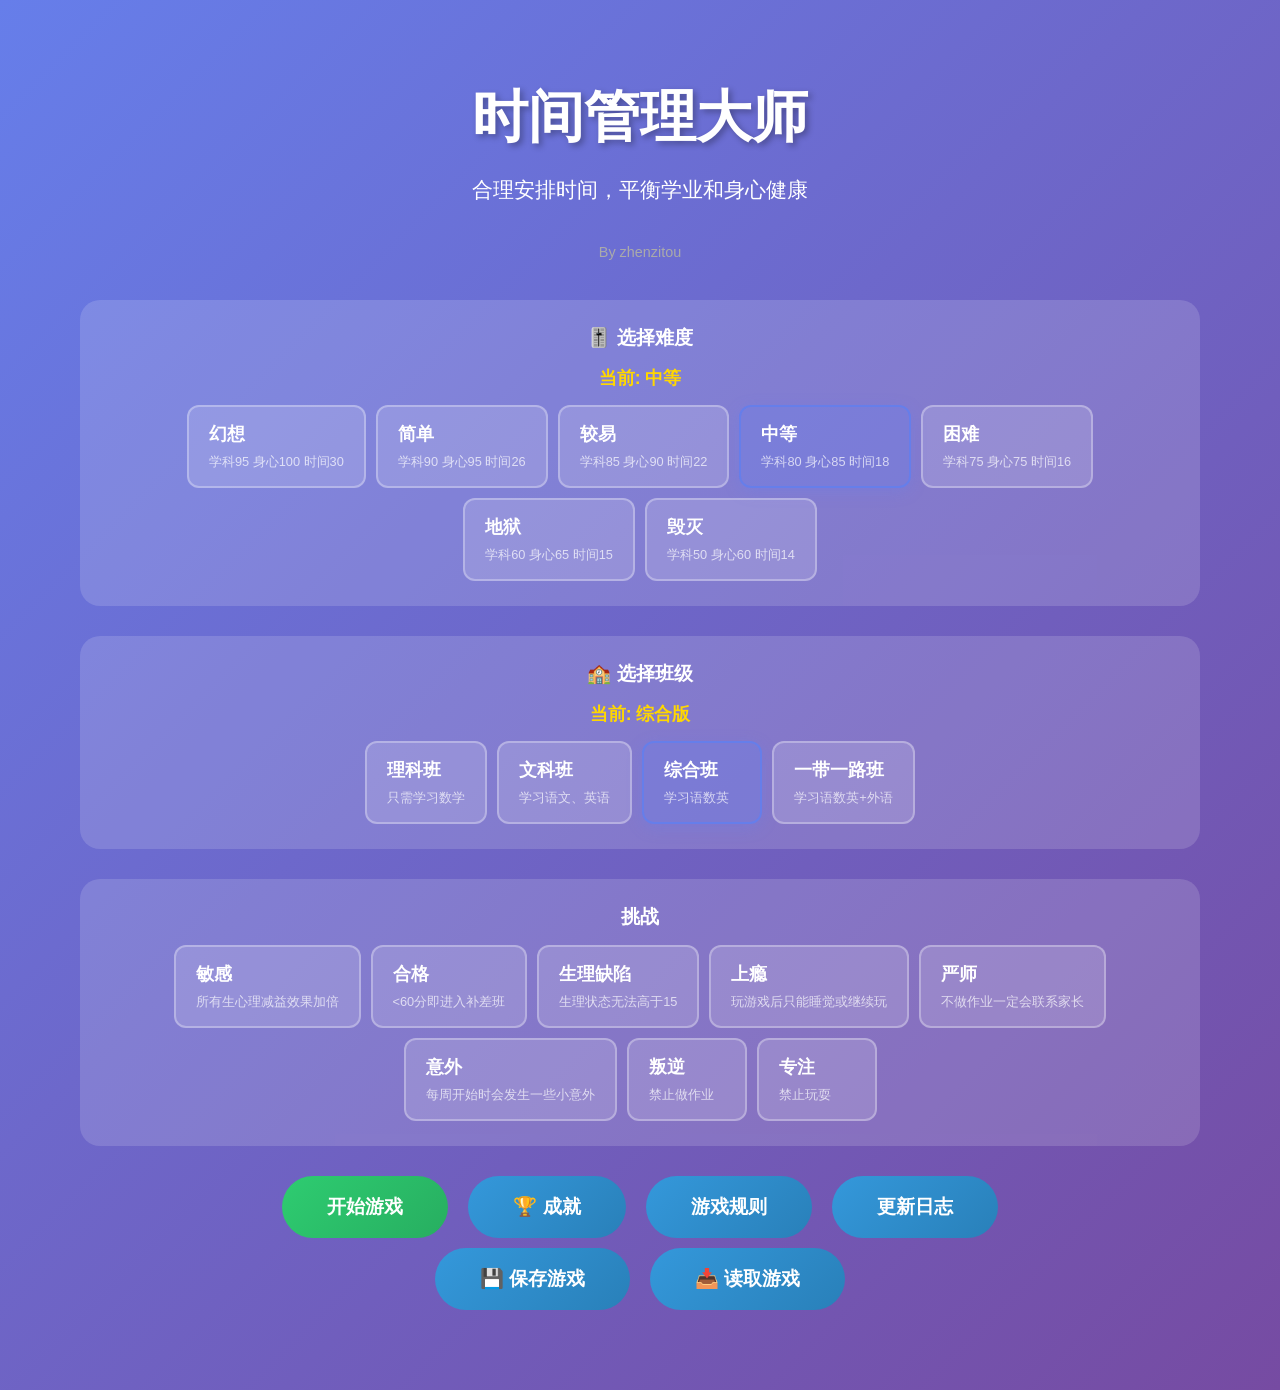
<file: exam/2/index.html>
<!DOCTYPE html>
<html lang="zh-CN">
<head>
    <meta charset="UTF-8">
    <meta name="viewport" content="width=device-width, initial-scale=1.0">
    <title>时间管理大师</title>
    <link rel="stylesheet" href="style.css">
</head>
<body>
    <div class="container">
        <!-- 开始界面 -->
        <div class="start-screen">
            <h1>时间管理大师</h1>
            <p>合理安排时间，平衡学业和身心健康</p>
            <p style="font-size: 0.9em; color: #aaa;">By zhenzitou</p>
            
            <div class="difficulty-section">
                <h3>🎚️ 选择难度</h3>
                <div class="difficulty-info">当前: <span id="selected-difficulty">中等</span></div>
                <div class="difficulty-grid" id="difficulty-options"></div>
            </div>
            
            <div class="difficulty-section" style="margin-top: 20px;">
                <h3>🏫 选择班级</h3>
                <div class="difficulty-info">当前: <span id="selected-class">综合版</span></div>
                <div class="difficulty-grid" id="class-options">
                    <button class="difficulty-btn" data-class="science" onclick="selectClass('science')">
                        <span class="name">理科班</span>
                        <span class="desc">只需学习数学</span>
                    </button>
                    <button class="difficulty-btn" data-class="arts" onclick="selectClass('arts')">
                        <span class="name">文科班</span>
                        <span class="desc">学习语文、英语</span>
                    </button>
                    <button class="difficulty-btn active" data-class="comprehensive" onclick="selectClass('comprehensive')">
                        <span class="name">综合版</span>
                        <span class="desc">学习语数英（默认）</span>
                    </button>
                    <button class="difficulty-btn" data-class="belt" onclick="selectClass('belt')">
                        <span class="name">一带一路班</span>
                        <span class="desc">学习语数英+外语</span>
                    </button>
                </div>
            </div>
            
            <div class="difficulty-section" style="margin-top: 20px;" id="challenge-options"></div>
            
            <div class="start-buttons">
                <button class="btn btn-primary" onclick="showGameStartOptions()">开始游戏</button>
                <button class="btn btn-secondary" onclick="showAchievementsScreen()">🏆 成就</button>
                <button class="btn btn-secondary" onclick="openRules()">游戏规则</button>
                <button class="btn btn-secondary" onclick="openChangelog()">更新日志</button>
            </div>
            
            <div class="start-buttons" style="margin-top: 10px;">
                <button class="btn btn-secondary" onclick="exportGameToFile()">💾 保存游戏</button>
                <button class="btn btn-secondary" onclick="importGameFromFile()">📥 读取游戏</button>
                <input type="file" id="import-file-input" accept=".exam" style="display: none;" onchange="handleFileImport(event)">
            </div>
        </div>

        <!-- 开始游戏选项弹窗 -->
        <div class="modal-overlay" id="start-options-modal">
            <div class="modal-content" style="width: 400px;">
                <h2 class="modal-title">🎮 开始游戏</h2>
                
                <div style="text-align: center; padding: 20px;">
                    <button class="btn btn-primary" style="width: 100%; margin-bottom: 10px;" onclick="startNewGame()">
                        🆕 新的游戏
                    </button>
                    <button class="btn btn-secondary" style="width: 100%;" onclick="continueGame()">
                        � 继续游戏
                    </button>
                </div>
                
                <button class="modal-close" onclick="closeStartOptions()">×</button>
            </div>
        </div>

        <!-- 规则弹窗 -->
        <div class="modal-overlay" id="rules-modal">
            <div class="modal-content">
                <button class="modal-close" onclick="closeRules()">×</button>
                <h2 class="modal-title">📖 游戏规则</h2>
                
                <div class="rule-section">
                    <h3>🎯 游戏目标</h3>
                    <p>在一学期16周内，合理分配时间完成作业、学习提升、保持身心健康，最终取得好成绩。</p>
                </div>

                <div class="rule-section">
                    <h3>🏫 班级类型</h3>
                    <ul>
                        <li><strong>理科班</strong>：只需学习数学一门学科</li>
                        <li><strong>文科班</strong>：需要学习语文、英语</li>
                        <li><strong>综合版</strong>：需要学习语数英（默认选项）</li>
                        <li><strong>一带一路班</strong>：需要学习语文、数学、英语、外语</li>
                    </ul>
                </div>

                <div class="rule-section">
                    <h3>📊 属性系统</h3>
                    <ul>
                        <li><strong>学科水平</strong>：根据班级类型学习不同学科（根据难度初始总和不同，范围0-100）</li>
                        <li><strong>生理状态</strong>：范围0-50，过低会触发猝死结局</li>
                        <li><strong>心理状态</strong>：范围0-50，过低会触发自杀结局</li>
                        <li><strong>综合状态</strong>：影响行动成功率</li>
                    </ul>
                </div>

                <div class="rule-section">
                    <h3>⏰ 时间分配</h3>
                    <p>每周根据难度有不同单位时间，可分配给以下行动：</p>
                    <ul>
                        <li><strong>作业</strong>：完成可提高平时成绩，成功率 = (学科水平/100)^难度 × √(状态/100)</li>
                        <li><strong>学习</strong>：提升学科水平1-5点，成功率 = (状态/100)^0.75 × 0.99^学科水平</li>
                        <li><strong>玩耍</strong>：心理状态 ±1,3,5,7</li>
                        <li><strong>睡觉</strong>：剩余时间自动睡觉，影响生理状态</li>
                    </ul>
                </div>

                <div class="rule-section">
                    <h3>💤 睡觉机制</h3>
                    <ul>
                        <li>睡觉时间 ≤ 0：生理状态-20</li>
                        <li>睡觉时间 ≤ 7：生理状态减少 rand(7,10)/睡觉时间</li>
                        <li>睡觉时间 > 7：生理状态增加 睡觉时间-7</li>
                    </ul>
                </div>

                <div class="rule-section">
                    <h3>📝 考试机制</h3>
                    <ul>
                        <li>每4周进行一次考试（第4、8、12、16周）</li>
                        <li>考试成绩 = 学科水平 × 状态/100 ± 5分随机波动</li>
                        <li>成绩 ≤ 40分：接下来4周总时间减少1（参加补差班）</li>
                    </ul>
                </div>

                <div class="rule-section">
                    <h3>📉 每周衰减</h3>
                    <ul>
                        <li>每周生理状态随机衰减0-2</li>
                        <li>每周心理状态随机衰减0-2</li>
                        <li>每周学科水平随机衰减0-2（不显示）</li>
                    </ul>
                </div>

                <div class="rule-section">
                    <h3>🏆 最终成绩</h3>
                    <ul>
                        <li>平时成绩（作业完成率）：占30%-70%随机权重</li>
                        <li>考试成绩（4次平均分）：占剩余比例</li>
                    </ul>
                </div>

                <div class="rule-section">
                    <h3>🎮 挑战模式</h3>
                    <p>可选的额外挑战，完成挑战可解锁对应成就：</p>
                    <ul>
                        <li><strong>敏感</strong>：所有生心理减益效果加倍</li>
                        <li><strong>合格</strong>：&lt;60分即进入补差班（原本是≤40分）</li>
                        <li><strong>生理缺陷</strong>：生理状态无法高于15</li>
                        <li><strong>上瘾</strong>：玩完游戏后只能睡觉或继续玩，无法做作业或学习</li>
                        <li><strong>严师</strong>：不做作业一定会联系家长</li>
                        <li><strong>意外</strong>：每周开始时随机发生意外事件</li>
                        <li><strong>叛逆</strong>：禁止做作业（作业按钮仍显示但无法点击）</li>
                        <li><strong>专注</strong>：禁止玩耍（玩耍按钮仍显示但无法点击）</li>
                    </ul>
                </div>

                <div class="rule-section">
                    <h3>🏅 成就系统</h3>
                    <p>游戏过程中自动检测并解锁成就，成就感会显示在结算页面。每个成就有4班级×7难度=28个子成就，支持偏序解锁（获得高难度成就自动解锁低难度对应成就）。</p>
                    <p>结算页面成就显示分类：<strong>新成就</strong>（完全解锁）、<strong>升级</strong>（已有成就有新子成就）、<strong>已获得</strong>。</p>
                    <ul>
                        <li><strong>完美</strong>：期末总评有一科满分</li>
                        <li><strong>优秀</strong>：期末总评得分率≥90%</li>
                        <li><strong>良好</strong>：期末总评得分率≥80%</li>
                        <li><strong>合格</strong>：期末总评得分率≥60%</li>
                        <li><strong>功亏一篑</strong>：在第16周猝死或自杀</li>
                        <li><strong>作秀</strong>：上次考试所有科目均合格时自杀</li>
                        <li><strong>幸存者</strong>：生理缺陷挑战中，存活到期末总评公布</li>
                        <li><strong>超越张雪峰</strong>：生理缺陷挑战中，期末总评得分率≥60%</li>
                        <li><strong>敏感挑战者</strong>：敏感挑战下，期末拿到至少60%分数</li>
                        <li><strong>合格挑战者</strong>：合格挑战下，期末拿到至少60%分数</li>
                        <li><strong>戒断</strong>：上瘾挑战中，期末总评得分率≥60%</li>
                        <li><strong>勤奋</strong>：严师挑战中，期末总评得分率≥60%</li>
                        <li><strong>意外幸存者</strong>：意外挑战中，期末总评得分率≥60%</li>
                        <li><strong>狗运</strong>：启用至少5个挑战，并存活到第3周</li>
                        <li><strong>神迹</strong>：启用至少4个挑战，并存活到期末总评公布</li>
                        <li><strong>睡着了</strong>：某次正式考试获得0分</li>
                        <li><strong>进步神速</strong>：一次正式考试较上一次进步至少60分</li>
                        <li><strong>我可太想进步了</strong>：连续12次学习失败</li>
                        <li><strong>我可太想努力了</strong>：连续12次作业失败</li>
                        <li><strong>幸与不幸</strong>：所有学科申诉后均增加2分</li>
                        <li><strong>资本</strong>：叛逆挑战下，期末总评得分率≥40%</li>
                        <li><strong>专注</strong>：专注挑战下，活到期末总评公布</li>
                    </ul>
                </div>
                
                <div class="rule-section">
                    <h3>⚡ 意外事件（意外挑战专属）</h3>
                    <p>意外挑战中，每周开始时会随机发生以下事件之一：</p>
                    <ul>
                        <li>军训通知：生理-随机值</li>
                        <li>情感打击：心理-随机值</li>
                        <li>挂科通知：心理-随机值（随机学科）</li>
                        <li>诈骗陷阱：随机学科水平下降</li>
                        <li>意外收获：心理+随机值</li>
                        <li>牌局风云：心理+随机值（可正可负）</li>
                        <li>被抓现行：生理-随机值</li>
                        <li>修仙奇遇：生理+随机值（可正可负）</li>
                        <li>顿悟时刻：随机学科水平上升</li>
                        <li>社团活动：时间-1</li>
                    </ul>
                </div>

                <div class="rule-section">
                    <h3>⚠️ 结局条件</h3>
                    <ul>
                        <li>生理状态 ≤ 5 → 猝死结局</li>
                        <li>心理状态 ≤ 5 → 自杀结局</li>
                        <li>完成16周 → 正常结局，显示最终成绩</li>
                    </ul>
                </div>
            </div>
        </div>

        <!-- 更新日志弹窗 -->
        <div class="modal-overlay" id="changelog-modal">
            <div class="modal-content" style="max-height: 80vh; overflow-y: auto;">
                <button class="modal-close" onclick="closeChangelog()">×</button>
                <h2 class="modal-title">📋 更新日志</h2>
                <div id="changelog-content"></div>
            </div>
        </div>

        <!-- 成就页面 -->
        <div class="intro-screen" id="achievements-screen">
            <div class="intro-card">
                <button class="btn btn-secondary" onclick="hideAchievementsScreen()" style="margin-bottom: 20px;">← 返回</button>
                <h2>🏆 成就</h2>
                <div id="achievements-list"></div>
            </div>
        </div>

        <!-- 成就详情页面 -->
        <div class="intro-screen" id="achievement-detail-screen">
            <div class="intro-card">
                <button class="btn btn-secondary" onclick="backToAchievements()" style="margin-bottom: 20px;">← 返回成就</button>
                <h2 id="achievement-detail-title">🏆 成就详情</h2>
                <div id="achievement-detail-content"></div>
            </div>
        </div>

        <!-- 开学介绍界面 -->
        <div class="intro-screen" id="intro-screen">
            <div class="intro-card">
                <h2>🎓 新学期开始！</h2>
                
                <div class="intro-section">
                    <h3>📅 本学期安排</h3>
                    <p>欢迎来到新的学期！这学期共有 <strong>16周</strong>，每周你将拥有 <strong id="intro-weekly-time">16</strong> 单位时间 来安排学习和生活。</p>
                    <p>合理分配时间，平衡学业和身心健康是取得好成绩的关键！</p>
                </div>

                <div class="intro-section">
                    <h3>📊 分数分配比例</h3>
                    <p>每门学科的最终成绩由两部分组成：</p>
                    <div class="score-distribution">
                        <div class="score-item">
                            <div class="subject" id="intro-subject-0">语文</div>
                            <div class="weight-bar">
                                <div class="weight-item" id="intro-usual-bar-0">
                                    <span class="label">平时</span>
                                    <span class="value" id="intro-usual-weight-0">0%</span>
                                </div>
                                <div class="weight-item" id="intro-exam-bar-0">
                                    <span class="label">考试</span>
                                    <span class="value" id="intro-exam-weight-0">0%</span>
                                </div>
                            </div>
                        </div>
                        <div class="score-item">
                            <div class="subject" id="intro-subject-1">数学</div>
                            <div class="weight-bar">
                                <div class="weight-item" id="intro-usual-bar-1">
                                    <span class="label">平时</span>
                                    <span class="value" id="intro-usual-weight-1">0%</span>
                                </div>
                                <div class="weight-item" id="intro-exam-bar-1">
                                    <span class="label">考试</span>
                                    <span class="value" id="intro-exam-weight-1">0%</span>
                                </div>
                            </div>
                        </div>
                        <div class="score-item">
                            <div class="subject" id="intro-subject-2">英语</div>
                            <div class="weight-bar">
                                <div class="weight-item" id="intro-usual-bar-2">
                                    <span class="label">平时</span>
                                    <span class="value" id="intro-usual-weight-2">0%</span>
                                </div>
                                <div class="weight-item" id="intro-exam-bar-2">
                                    <span class="label">考试</span>
                                    <span class="value" id="intro-exam-weight-2">0%</span>
                                </div>
                            </div>
                        </div>
                        <div class="score-item" id="intro-subject-3-container" style="display: none;">
                            <div class="subject" id="intro-subject-3">外语</div>
                            <div class="weight-bar">
                                <div class="weight-item" id="intro-usual-bar-3">
                                    <span class="label">平时</span>
                                    <span class="value" id="intro-usual-weight-3">0%</span>
                                </div>
                                <div class="weight-item" id="intro-exam-bar-3">
                                    <span class="label">考试</span>
                                    <span class="value" id="intro-exam-weight-3">0%</span>
                                </div>
                            </div>
                        </div>
                    </div>
                </div>

                <div class="intro-section">
                    <h3>📝 考试时间</h3>
                    <p>本学期共有 <strong>4次考试</strong>，分别在以下周次进行：</p>
                    <div class="exam-schedule">
                        <div class="exam-week">第4周</div>
                        <div class="exam-week">第8周</div>
                        <div class="exam-week">第12周</div>
                        <div class="exam-week">第16周</div>
                    </div>
                    <p style="text-align: center; margin-top: 15px; color: #666;">⚠️ 考试成绩低于40分需要参加补差班，占用后续时间</p>
                </div>

                <div class="continue-btn">
                    <button class="btn btn-primary" onclick="continueToGame()">开始新学期</button>
                </div>
            </div>
        </div>

        <!-- 游戏界面 -->
        <div class="game-screen">
            <!-- 游戏头部 -->
            <div class="game-header">
                <div class="game-header-top">
                    <div class="week-info">📅 第 <span id="current-week">1</span> / 16 周</div>
                    <div class="class-difficulty-info">
                        <span id="class-display">综合版</span> | <span id="difficulty-display">中等</span>
                        | <span id="challenge-display" style="color: #e74c3c;">无</span>
                    </div>
                    <div class="time-info">
                        <span>剩余时间:</span>
                        <span class="remaining" id="remaining-time">16</span>
                        <span id="time-reduction-badge" style="display: none; color: #e74c3c;">(补差班: <span id="time-reduction">0</span>)</span>
                    </div>
                    <div class="save-load-buttons">
                        <button class="action-btn btn-save" onclick="saveGame()">💾 存档</button>
                        <button class="action-btn btn-load" onclick="showLoadModal()">📂 读档</button>
                    </div>
                </div>
                <div class="week-progress">
                    <div class="progress-bar" id="week-progress"></div>
                </div>
            </div>

            <!-- 三栏布局 -->
            <div class="game-layout">
                <!-- 左侧：状态面板 -->
                <div class="status-panel">
                    <div class="status-card">
                        <h3>� 最近考试成绩</h3>
                        <div class="level-item chinese">
                            <span class="name">语文</span>
                            <span class="value" id="chinese-exam">--</span>
                        </div>
                        <div class="level-item math">
                            <span class="name">数学</span>
                            <span class="value" id="math-exam">--</span>
                        </div>
                        <div class="level-item english">
                            <span class="name">英语</span>
                            <span class="value" id="english-exam">--</span>
                        </div>
                        <div class="level-item english" id="foreign-exam-container" style="display: none;">
                            <span class="name">外语</span>
                            <span class="value" id="foreign-exam">--</span>
                        </div>
                        <div style="margin-top: 15px; padding-top: 15px; border-top: 2px solid #eee;">
                            <div style="display: flex; justify-content: space-between;">
                                <span style="color: #555;">总成绩</span>
                                <span style="font-size: 1.5rem; font-weight: bold; color: #667eea;" id="total-exam">--</span>
                            </div>
                        </div>
                    </div>

                    <div class="status-card">
                        <h3>❤️ 身心状态</h3>
                        <div class="state-item physical">
                            <span class="name">生理状态</span>
                            <span class="value" id="physical-state">0</span>
                        </div>
                        <div class="state-bar">
                            <div class="state-bar-fill physical" id="physical-bar"></div>
                        </div>
                        <div class="warning-text" id="physical-warning">⚠️ 危险！状态过低</div>

                        <div class="state-item mental">
                            <span class="name">心理状态</span>
                            <span class="value" id="mental-state">0</span>
                        </div>
                        <div class="state-bar">
                            <div class="state-bar-fill mental" id="mental-bar"></div>
                        </div>
                        <div class="warning-text" id="mental-warning">⚠️ 危险！状态过低</div>

                        <div style="margin-top: 15px; padding-top: 15px; border-top: 2px solid #eee;">
                            <div style="display: flex; justify-content: space-between;">
                                <span style="color: #555;">综合状态</span>
                                <span style="font-size: 1.5rem; font-weight: bold; color: #667eea;" id="total-status">0</span>
                            </div>
                        </div>
                    </div>

                    <div class="status-card">
                        <h3>✅ 作业完成</h3>
                        <div class="homework-section">
                            <div class="homework-grid">
                                <div class="homework-item" id="chinese-homework-item">
                                    <div class="subject">语文</div>
                                    <div class="count" id="chinese-homework">0/0</div>
                                </div>
                                <div class="homework-item" id="math-homework-item">
                                    <div class="subject">数学</div>
                                    <div class="count" id="math-homework">0/0</div>
                                </div>
                                <div class="homework-item" id="english-homework-item">
                                    <div class="subject">英语</div>
                                    <div class="count" id="english-homework">0/0</div>
                                </div>
                                <div class="homework-item" id="foreign-homework-item" style="display: none;">
                                    <div class="subject">外语</div>
                                    <div class="count" id="foreign-homework">0/0</div>
                                </div>
                            </div>
                        </div>
                    </div>
                </div>

                <!-- 中间：行动面板 -->
                <div class="action-panel">
                    <div class="action-card">
                        <div class="action-header">
                            <h3>🎯 本周行动</h3>
                            <button class="action-btn btn-sleep" onclick="endWeek()">
                                <span class="icon">🌙</span>
                                <span>睡觉并结束本周</span>
                            </button>
                        </div>
                        <div class="action-filter">
                            <button class="filter-btn active" onclick="filterActions('all')">全部</button>
                            <button class="filter-btn" onclick="filterActions('homework')">作业</button>
                            <button class="filter-btn" onclick="filterActions('study')">学习</button>
                            <button class="filter-btn" onclick="filterActions('play')">玩耍</button>
                        </div>
                        <div class="action-grid">
                            <button class="action-btn btn-homework" data-type="homework" id="btn-homework-chinese" onclick="doHomework(0)">
                                <span class="icon">📝</span>
                                <span class="homework-label">语文作业 <span class="difficulty-badge" id="chinese-difficulty">困难</span></span>
                            </button>
                            <button class="action-btn btn-homework" data-type="homework" id="btn-homework-math" onclick="doHomework(1)">
                                <span class="icon">📝</span>
                                <span class="homework-label">数学作业 <span class="difficulty-badge" id="math-difficulty">困难</span></span>
                            </button>
                            <button class="action-btn btn-homework" data-type="homework" id="btn-homework-english" onclick="doHomework(2)">
                                <span class="icon">📝</span>
                                <span class="homework-label">英语作业 <span class="difficulty-badge" id="english-difficulty">困难</span></span>
                            </button>
                            <button class="action-btn btn-homework" data-type="homework" id="btn-homework-foreign" onclick="doHomework(3)" style="display: none;">
                                <span class="icon">📝</span>
                                <span class="homework-label">外语作业 <span class="difficulty-badge" id="foreign-difficulty">困难</span></span>
                            </button>
                            <button class="action-btn btn-study" data-type="study" onclick="study(0)">
                                <span class="icon">📖</span>
                                <span>学习语文</span>
                            </button>
                            <button class="action-btn btn-study" data-type="study" onclick="study(1)">
                                <span class="icon">📖</span>
                                <span>学习数学</span>
                            </button>
                            <button class="action-btn btn-study" data-type="study" onclick="study(2)">
                                <span class="icon">📖</span>
                                <span>学习英语</span>
                            </button>
                            <button class="action-btn btn-study" data-type="study" onclick="study(3)" id="btn-study-foreign" style="display: none;">
                                <span class="icon">📖</span>
                                <span>学习外语</span>
                            </button>
                            <button class="action-btn btn-study" data-type="study" onclick="simulatedExam()" id="btn-simulated-exam">
                                <span class="icon">📝</span>
                                <span>模拟考</span>
                            </button>
                            <button class="action-btn btn-play" data-type="play" onclick="play()">
                                <span class="icon">🎮</span>
                                <span>玩耍放松</span>
                            </button>
                        </div>
                    </div>
                </div>

                <!-- 右侧：消息面板 -->
                <div class="message-panel">
                    <div class="message-card">
                        <h3>💬 消息记录</h3>
                        <div class="message-list" id="message-list"></div>
                    </div>

                    <div class="message-card">
                        <h3>⏰ 考试倒计时</h3>
                        <div style="text-align: center; padding: 20px;">
                            <div style="font-size: 3rem; font-weight: bold; color: #667eea; margin-bottom: 10px;">
                                <span id="exam-countdown">3</span> 周
                            </div>
                            <div style="color: #666; font-size: 0.9rem;">下次考试</div>
                        </div>
                    </div>
                </div>
            </div>
        </div>

        <!-- 考试揭晓页面 -->
        <div class="exam-modal" id="exam-modal">
            <div class="modal-body" style="max-width: 600px;">
                <h2>📊 考试成绩揭晓</h2>
                <p style="text-align: center; color: #666; margin-bottom: 20px;">点击对应科目揭晓成绩</p>
                <div id="exam-results"></div>
                <button class="restart-btn" id="continue-btn" style="width: 100%; margin-top: 20px; display: none;" onclick="closeExamModal()">继续游戏</button>
            </div>
        </div>

        <!-- 结局弹窗 -->
        <div class="final-modal" id="final-modal">
            <div class="modal-body" id="final-result"></div>
        </div>

        <!-- 游戏结束弹窗 -->
        <div class="gameover-modal" id="gameover-modal">
            <div class="gameover-content">
                <h2 id="gameover-title">💀</h2>
                <p id="gameover-message"></p>
                <p id="gameover-info"></p>
                <div id="gameover-achievements" style="margin-top: 15px;"></div>
                <button class="restart-btn" onclick="restartGame()">重新开始</button>
            </div>
        </div>

        <!-- 补差班训导页面 -->
        <div class="scolding-modal" id="scolding-modal">
            <div class="scolding-content">
                <h2 id="scolding-title">📋 教师训导</h2>
                <div id="scolding-content"></div>
                <button class="restart-btn" id="scolding-btn" style="width: 100%; margin-top: 20px;" onclick="continueAfterScolding()">继续</button>
            </div>
        </div>

        <!-- 补差班页面 -->
        <div class="remedial-modal" id="remedial-modal">
            <div class="scolding-content">
                <h2>📚 补差班安排</h2>
                <div id="remedial-content"></div>
                <button class="restart-btn" style="width: 100%; margin-top: 20px;" onclick="closeRemedialModal()">确认</button>
            </div>
        </div>

        <!-- 读档弹窗 -->
        <div class="scolding-modal" id="load-modal">
            <div class="scolding-content" style="max-width: 600px;">
                <h2>📂 选择存档</h2>
                <div id="save-slots"></div>
                <button class="restart-btn" style="width: 100%; margin-top: 20px;" onclick="closeLoadModal()">取消</button>
            </div>
        </div>
        
        <!-- 段位进度弹窗 -->
        <div class="scolding-modal" id="title-progress-modal">
            <div class="scolding-content" style="max-width: 500px; max-height: 70vh; overflow-y: auto;">
                <h2>🏆 段位进度</h2>
                <div id="title-progress-content"></div>
                <button class="restart-btn" style="width: 100%; margin-top: 20px;" onclick="closeTitleProgressModal()">关闭</button>
            </div>
        </div>
    </div>

    <script src="game.js"></script>
</body>
</html>
</file>
<file: 1/style.css>
* {
    margin: 0;
    padding: 0;
    box-sizing: border-box;
}

body {
    font-family: 'Microsoft YaHei', 'PingFang SC', sans-serif;
    background: linear-gradient(135deg, #667eea 0%, #764ba2 100%);
    min-height: 100vh;
    overflow-x: hidden;
}

.container {
    max-width: 1200px;
    margin: 0 auto;
    padding: 20px;
}

/* 开始界面 */
.start-screen {
    text-align: center;
    padding: 60px 20px;
    color: white;
}

.start-screen h1 {
    font-size: 3.5rem;
    text-shadow: 3px 3px 6px rgba(0,0,0,0.3);
    margin-bottom: 20px;
    animation: fadeInUp 0.8s ease;
}

.start-screen p {
    font-size: 1.3rem;
    opacity: 0.9;
    margin-bottom: 40px;
    animation: fadeInUp 0.8s ease 0.2s both;
}

.start-buttons {
    display: flex;
    justify-content: center;
    gap: 20px;
    animation: fadeInUp 0.8s ease 0.4s both;
}

.difficulty-section {
    background: rgba(255,255,255,0.15);
    border-radius: 20px;
    padding: 25px;
    margin-bottom: 30px;
    animation: fadeInUp 0.8s ease 0.3s both;
}

.difficulty-section h3 {
    color: white;
    margin-bottom: 15px;
    font-size: 1.2rem;
}

.difficulty-info {
    color: #ffd700;
    font-weight: bold;
    margin-bottom: 15px;
    font-size: 1.1rem;
}

.difficulty-grid {
    display: flex;
    flex-wrap: wrap;
    justify-content: center;
    gap: 10px;
}

.difficulty-btn {
    background: rgba(255,255,255,0.15);
    border: 2px solid rgba(255,255,255,0.3);
    border-radius: 12px;
    padding: 15px 20px;
    cursor: pointer;
    transition: all 0.3s;
    text-align: center;
    min-width: 120px;
    display: flex;
    flex-direction: column;
    gap: 8px;
}

.difficulty-btn:hover {
    background: rgba(255,255,255,0.25);
    border-color: rgba(255,255,255,0.5);
    transform: translateY(-2px);
}

.difficulty-btn.active {
    background: rgba(102,126,234,0.3);
    border-color: #667eea;
    box-shadow: 0 4px 15px rgba(102,126,234,0.3);
}

.difficulty-btn .name {
    color: white;
    font-weight: bold;
    font-size: 1.1rem;
}

.difficulty-btn .desc {
    font-size: 0.8rem;
    color: rgba(255,255,255,0.7);
}

.btn {
    padding: 18px 45px;
    font-size: 1.2rem;
    font-weight: bold;
    border: none;
    border-radius: 50px;
    cursor: pointer;
    transition: all 0.3s ease;
    color: white;
}

.btn-primary {
    background: linear-gradient(135deg, #2ecc71, #27ae60);
}

.btn-primary:hover {
    transform: translateY(-3px);
    box-shadow: 0 10px 30px rgba(46, 204, 113, 0.4);
}

.btn-secondary {
    background: linear-gradient(135deg, #3498db, #2980b9);
}

.btn-secondary:hover {
    transform: translateY(-3px);
    box-shadow: 0 10px 30px rgba(52, 152, 219, 0.4);
}

/* 规则弹窗 */
.modal-overlay {
    display: none;
    position: fixed;
    top: 0;
    left: 0;
    right: 0;
    bottom: 0;
    background: rgba(0,0,0,0.7);
    z-index: 1000;
    align-items: center;
    justify-content: center;
}

.modal-overlay.show {
    display: flex;
}

.modal-content {
    background: white;
    border-radius: 20px;
    max-width: 600px;
    width: 90%;
    max-height: 80vh;
    overflow-y: auto;
    padding: 30px;
    position: relative;
}

.modal-title {
    font-size: 1.8rem;
    font-weight: bold;
    color: #333;
    margin-bottom: 25px;
    text-align: center;
}

.modal-close {
    position: absolute;
    top: 20px;
    right: 20px;
    width: 40px;
    height: 40px;
    border-radius: 50%;
    border: none;
    background: #eee;
    font-size: 1.5rem;
    cursor: pointer;
    transition: all 0.3s ease;
}

.modal-close:hover {
    background: #ddd;
    transform: rotate(90deg);
}

/* 成就表格样式 */
.achievement-table {
    width: 100%;
    border-collapse: collapse;
    margin: 15px 0;
    background: white;
    border: 2px solid #667eea;
    border-radius: 10px;
    overflow: hidden;
}

.achievement-table th,
.achievement-table td {
    padding: 10px;
    text-align: center;
    border: 1px solid #ddd;
}

.achievement-table th {
    background: #667eea;
    color: white;
    font-weight: bold;
}

.achievement-table td:first-child {
    text-align: left;
    color: #333;
    background: #f5f5f5;
    font-weight: bold;
}

.achievement-table td.completed {
    color: #27ae60;
    font-weight: bold;
}

.achievement-table td.incomplete {
    color: #bbb;
}

.rule-section {
    margin-bottom: 25px;
}

.rule-section h3 {
    color: #667eea;
    margin-bottom: 10px;
    font-size: 1.2rem;
}

.rule-section p {
    color: #666;
    line-height: 1.8;
    margin-bottom: 8px;
}

.rule-section ul {
    margin-left: 20px;
    color: #666;
    line-height: 1.8;
}

/* 开学介绍界面 */
.intro-screen {
    display: none;
    padding: 40px 20px;
}

.intro-screen.show {
    display: block;
}

.intro-card {
    background: white;
    border-radius: 20px;
    padding: 40px;
    box-shadow: 0 15px 50px rgba(0,0,0,0.2);
}

.intro-card h2 {
    color: #667eea;
    font-size: 2rem;
    margin-bottom: 30px;
    text-align: center;
}

.intro-section {
    margin-bottom: 30px;
    padding: 20px;
    background: #f8f9fa;
    border-radius: 15px;
}

.intro-section h3 {
    color: #333;
    margin-bottom: 15px;
    font-size: 1.3rem;
}

.intro-section p {
    color: #666;
    line-height: 1.8;
    margin-bottom: 10px;
}

.score-distribution {
    display: flex;
    flex-direction: column;
    gap: 12px;
    margin-top: 20px;
}

.score-item {
    display: flex;
    align-items: center;
    padding: 12px 15px;
    background: white;
    border-radius: 10px;
    box-shadow: 0 2px 10px rgba(0,0,0,0.1);
}

.score-item .subject {
    min-width: 60px;
    font-weight: bold;
    color: #333;
    font-size: 1.1rem;
}

.score-item .weight-bar {
    flex: 1;
    display: flex;
    gap: 15px;
    margin-left: 20px;
}

.score-item .weight-item {
    display: flex;
    flex-direction: column;
    align-items: center;
    padding: 8px 16px;
    background: #f5f5f5;
    border-radius: 8px;
    transition: all 0.3s ease;
}

.score-item .weight-item.highlight {
    background: linear-gradient(135deg, #667eea 0%, #764ba2 100%);
    color: white;
    transform: scale(1.05);
    box-shadow: 0 4px 15px rgba(102, 126, 234, 0.4);
}

.score-item .weight-item .label {
    font-size: 0.85rem;
    opacity: 0.8;
}

.score-item .weight-item .value {
    font-size: 1.2rem;
    font-weight: bold;
}
    margin-bottom: 8px;
}

.score-item .weight {
    font-size: 1.5rem;
    font-weight: bold;
    color: #667eea;
}

.exam-schedule {
    display: flex;
    justify-content: space-around;
    margin-top: 20px;
}

.exam-week {
    text-align: center;
    padding: 15px 25px;
    background: linear-gradient(135deg, #667eea, #764ba2);
    color: white;
    border-radius: 10px;
    font-weight: bold;
}

.continue-btn {
    text-align: center;
    margin-top: 30px;
}

/* 游戏界面 */
.game-screen {
    display: none;
}

.game-screen.show {
    display: block;
}

.game-header {
    background: white;
    border-radius: 16px;
    padding: 20px;
    margin-bottom: 20px;
    box-shadow: 0 10px 30px rgba(0,0,0,0.15);
}

.game-header-top {
    display: flex;
    justify-content: space-between;
    align-items: center;
    margin-bottom: 15px;
}

.week-info {
    font-size: 1.5rem;
    font-weight: bold;
    color: #333;
}

.class-difficulty-info {
    font-size: 1.1rem;
    color: #555;
    padding: 5px 15px;
    background: #f0f0f0;
    border-radius: 20px;
}

.time-info {
    display: flex;
    align-items: center;
    gap: 20px;
}

.time-info span {
    font-size: 1.2rem;
    color: #666;
}

.time-info .remaining {
    font-size: 1.8rem;
    font-weight: bold;
    color: #667eea;
}

.week-progress {
    height: 8px;
    background: #eee;
    border-radius: 4px;
    overflow: hidden;
}

.progress-bar {
    height: 100%;
    background: linear-gradient(90deg, #667eea, #764ba2);
    transition: width 0.5s ease;
}

/* 三栏布局 */
.game-layout {
    display: grid;
    grid-template-columns: 300px 1fr 280px;
    gap: 20px;
}

/* 左侧状态栏 */
.status-panel {
    display: flex;
    flex-direction: column;
    gap: 20px;
}

.status-card {
    background: white;
    border-radius: 16px;
    padding: 20px;
    box-shadow: 0 10px 30px rgba(0,0,0,0.15);
}

.status-card h3 {
    font-size: 1.1rem;
    color: #333;
    margin-bottom: 15px;
    padding-bottom: 10px;
    border-bottom: 2px solid #eee;
}

.level-item {
    display: flex;
    justify-content: space-between;
    align-items: center;
    margin-bottom: 12px;
}

.level-item:last-child {
    margin-bottom: 0;
}

.level-item .name {
    font-weight: bold;
    color: #555;
}

.level-item .value {
    font-size: 1.3rem;
    font-weight: bold;
}

.level-item.chinese .value { color: #e74c3c; }
.level-item.math .value { color: #3498db; }
.level-item.english .value { color: #2ecc71; }

.state-item {
    display: flex;
    justify-content: space-between;
    align-items: center;
    margin-bottom: 12px;
}

.state-item .name {
    color: #555;
}

.state-item .value {
    font-size: 1.5rem;
    font-weight: bold;
}

.state-item.physical .value { color: #f39c12; }
.state-item.mental .value { color: #9b59b6; }

.state-bar {
    width: 100%;
    height: 12px;
    background: #eee;
    border-radius: 6px;
    overflow: hidden;
    margin-top: 5px;
}

.state-bar-fill {
    height: 100%;
    border-radius: 6px;
    transition: width 0.3s ease;
}

.state-bar-fill.physical {
    background: linear-gradient(90deg, #f39c12, #e67e22);
}

.state-bar-fill.mental {
    background: linear-gradient(90deg, #9b59b6, #8e44ad);
}

.warning-text {
    color: #e74c3c;
    font-size: 0.85rem;
    margin-top: 5px;
    display: none;
}

.warning-text.show {
    display: block;
}

.homework-section {
    margin-top: 15px;
}

.homework-title {
    font-size: 0.9rem;
    color: #666;
    margin-bottom: 10px;
}

.homework-grid {
    display: grid;
    grid-template-columns: repeat(4, 1fr);
    gap: 8px;
    justify-content: center;
}

.homework-item {
    display: flex;
    flex-direction: column;
    align-items: center;
    padding: 8px;
    background: #f0f0f0;
    border-radius: 8px;
    gap: 4px;
}

.homework-item .subject {
    font-size: 0.8rem;
    color: #666;
    text-align: center;
}

.homework-item .count {
    font-size: 1.2rem;
    font-weight: bold;
    color: #333;
    text-align: center;
}

/* 中间行动栏 */
.action-panel {
    display: flex;
    flex-direction: column;
    gap: 20px;
}

.action-card {
    background: white;
    border-radius: 16px;
    padding: 25px;
    box-shadow: 0 10px 30px rgba(0,0,0,0.15);
}

.action-card h3 {
    font-size: 1.2rem;
    color: #333;
    margin-bottom: 20px;
    padding-bottom: 15px;
    border-bottom: 2px solid #eee;
}

.action-grid {
    display: grid;
    grid-template-columns: repeat(2, 1fr);
    gap: 15px;
}

.action-header {
    display: flex;
    justify-content: space-between;
    align-items: center;
    margin-bottom: 15px;
}

.action-header h3 {
    margin: 0;
}

.action-header .action-btn {
    padding: 10px 15px;
    font-size: 0.9rem;
}

.difficulty-badge {
    font-size: 0.75rem;
    background: rgba(255,255,255,0.2);
    padding: 2px 6px;
    border-radius: 8px;
    margin-left: 8px;
}

.homework-label {
    display: inline-flex;
    align-items: center;
    gap: 4px;
}

.action-filter {
    display: flex;
    gap: 8px;
    margin-bottom: 15px;
    flex-wrap: wrap;
}

.filter-btn {
    padding: 6px 12px;
    border: 1px solid #ddd;
    border-radius: 15px;
    background: #f5f5f5;
    font-size: 0.85rem;
    cursor: pointer;
    transition: all 0.2s;
}

.filter-btn:hover {
    background: #eee;
}

.filter-btn.active {
    background: #3498db;
    color: white;
    border-color: #3498db;
}

.action-btn.hidden {
    display: none;
}

.action-btn {
    padding: 20px 15px;
    border: none;
    border-radius: 12px;
    font-size: 1rem;
    font-weight: bold;
    cursor: pointer;
    transition: all 0.3s ease;
    color: white;
    display: flex;
    flex-direction: column;
    align-items: center;
    gap: 8px;
}

.action-btn:hover:not(:disabled) {
    transform: translateY(-3px);
    box-shadow: 0 8px 25px rgba(0,0,0,0.2);
}

.action-btn:disabled {
    opacity: 0.5;
    cursor: not-allowed;
}

.btn-homework {
    background: linear-gradient(135deg, #3498db, #2980b9);
}

.btn-study {
    background: linear-gradient(135deg, #2ecc71, #27ae60);
}

.btn-play {
    background: linear-gradient(135deg, #f39c12, #e67e22);
}

.btn-sleep {
    background: linear-gradient(135deg, #9b59b6, #8e44ad);
}

.action-btn .icon {
    font-size: 1.8rem;
}

.difficulty-section {
    margin-top: 20px;
}

.difficulty-title {
    font-size: 0.95rem;
    color: #666;
    margin-bottom: 12px;
}

.difficulty-items {
    display: flex;
    justify-content: space-around;
}

.difficulty-item {
    text-align: center;
    padding: 12px 20px;
    background: #f8f9fa;
    border-radius: 10px;
}

.difficulty-item .subject {
    font-size: 0.85rem;
    color: #666;
    margin-bottom: 5px;
}

.difficulty-item .value {
    font-size: 1.3rem;
    font-weight: bold;
    color: #e74c3c;
}

/* 右侧消息栏 */
.message-panel {
    display: flex;
    flex-direction: column;
    gap: 20px;
}

.message-card {
    background: white;
    border-radius: 16px;
    padding: 20px;
    box-shadow: 0 10px 30px rgba(0,0,0,0.15);
}

.message-card h3 {
    font-size: 1.1rem;
    color: #333;
    margin-bottom: 15px;
    padding-bottom: 10px;
    border-bottom: 2px solid #eee;
}

.message-list {
    height: 300px;
    overflow-y: auto;
    display: flex;
    flex-direction: column;
    gap: 10px;
}

.message-item {
    padding: 12px;
    background: #f8f9fa;
    border-radius: 10px;
    font-size: 0.9rem;
    color: #666;
    border-left: 4px solid #667eea;
    animation: fadeInLeft 0.3s ease;
}

.message-item.success {
    border-left-color: #2ecc71;
    background: #e8f5e9;
}

.message-item.warning {
    border-left-color: #f39c12;
    background: #fff8e1;
}

.message-item.error {
    border-left-color: #e74c3c;
    background: #ffebee;
}

.message-item.info {
    border-left-color: #3498db;
    background: #e3f2fd;
}

/* 弹窗样式 */
.exam-modal, .final-modal, .gameover-modal {
    display: none;
    position: fixed;
    top: 0;
    left: 0;
    right: 0;
    bottom: 0;
    background: linear-gradient(135deg, #667eea 0%, #764ba2 100%);
    z-index: 1000;
    align-items: center;
    justify-content: center;
    overflow-y: auto;
    padding: 40px 20px;
}

.exam-modal.show, .final-modal.show, .gameover-modal.show {
    display: flex;
}

.modal-body {
    background: white;
    border-radius: 20px;
    max-width: 500px;
    width: 90%;
    padding: 30px;
}

.exam-modal .modal-body {
    max-width: 600px;
}

.final-modal .modal-body {
    max-width: 90%;
    width: 95%;
    max-width: 1200px;
}

.modal-body h2 {
    text-align: center;
    color: #333;
    margin-bottom: 25px;
    font-size: 1.8rem;
}

.exam-result-item {
    display: flex;
    justify-content: space-between;
    align-items: center;
    padding: 15px;
    border-bottom: 1px solid #eee;
}

.exam-result-item:last-child {
    border-bottom: none;
}

.exam-result-item .subject {
    font-weight: bold;
    color: #333;
}

.exam-result-item .score {
    font-size: 1.5rem;
    font-weight: bold;
    color: #667eea;
}

.exam-result-item.low-score .score {
    color: #e74c3c;
}

.exam-result-item.unrevealed {
    background: #f0f0f0;
}

.exam-result-item.unrevealed .score {
    color: #999;
    font-size: 1rem;
    font-weight: normal;
}

.exam-result-item.unrevealed:hover {
    background: #e8e8e8;
}

.exam-total {
    text-align: center;
    padding: 20px;
    background: #f8f9fa;
    border-radius: 10px;
    margin-top: 20px;
}

/* 训导和补差班页面样式 */
.scolding-modal, .remedial-modal {
    display: none;
    position: fixed;
    top: 0;
    left: 0;
    right: 0;
    bottom: 0;
    background: linear-gradient(135deg, #667eea 0%, #764ba2 100%);
    z-index: 2000;
    align-items: center;
    justify-content: center;
    padding: 40px 20px;
}

.scolding-modal.show, .remedial-modal.show {
    display: flex;
}

.scolding-content {
    background: white;
    border-radius: 20px;
    max-width: 500px;
    width: 90%;
    padding: 40px;
    text-align: center;
    box-shadow: 0 20px 60px rgba(0,0,0,0.3);
}

.scolding-content h2 {
    color: #333;
    margin-bottom: 30px;
    font-size: 1.8rem;
}

.scolding-text {
    font-size: 1.1rem;
    line-height: 1.8;
    color: #555;
    margin-bottom: 30px;
    text-align: left;
    padding: 20px;
    background: #f8f9fa;
    border-radius: 10px;
    border-left: 4px solid #e74c3c;
}

.scolding-text strong {
    color: #e74c3c;
}

.remedial-item {
    padding: 15px;
    background: #fff3cd;
    border-radius: 10px;
    margin-bottom: 15px;
    border-left: 4px solid #ffc107;
}

.remedial-item span {
    font-weight: bold;
    color: #856404;
}

/* 存档按钮样式 */
.save-load-buttons {
    display: flex;
    gap: 10px;
    margin-left: auto;
}

.save-load-buttons .action-btn {
    padding: 8px 15px;
    font-size: 0.85rem;
    border-radius: 8px;
    border: none;
    cursor: pointer;
    transition: all 0.3s;
}

.save-load-buttons .btn-save {
    background: #27ae60;
    color: white;
}

.save-load-buttons .btn-save:hover {
    background: #219a52;
}

.save-load-buttons .btn-load {
    background: #3498db;
    color: white;
}

.save-load-buttons .btn-load:hover {
    background: #2980b9;
}

/* 存档槽位样式 */
.save-slot {
    padding: 15px;
    background: #f8f9fa;
    border-radius: 10px;
    margin-bottom: 10px;
    cursor: pointer;
    transition: all 0.3s;
    border: 2px solid transparent;
}

.save-slot:hover {
    background: #e9ecef;
    border-color: #667eea;
}

.save-slot.empty {
    background: #f0f0f0;
    color: #999;
    text-align: center;
}

.save-slot.empty:hover {
    background: #e8e8e8;
}

.save-slot-info {
    display: flex;
    justify-content: space-between;
    margin-bottom: 5px;
}

.save-slot-week {
    font-weight: bold;
    color: #667eea;
}

.save-slot-date {
    font-size: 0.8rem;
    color: #666;
}

.save-slot-details {
    font-size: 0.85rem;
    color: #555;
}

.exam-total .label {
    font-size: 0.9rem;
    color: #666;
    margin-bottom: 8px;
}

.exam-total .value {
    font-size: 2rem;
    font-weight: bold;
    color: #667eea;
}

.final-scores {
    margin-bottom: 20px;
}

.final-score-item {
    padding: 15px;
    border-bottom: 1px solid #eee;
}

.final-score-item:last-child {
    border-bottom: none;
}

.final-score-item .subject {
    font-weight: bold;
    color: #333;
    margin-bottom: 8px;
}

.final-score-item .details {
    font-size: 0.9rem;
    color: #666;
    margin-bottom: 5px;
}

.final-score-item .final {
    font-size: 1.3rem;
    font-weight: bold;
    color: #667eea;
}

.final-comment {
    text-align: center;
    padding: 20px;
    font-size: 1.2rem;
    color: #666;
}

.gameover-content {
    text-align: center;
    color: white;
    padding: 40px;
    background: linear-gradient(135deg, #e74c3c, #c0392b);
    border-radius: 20px;
}

.gameover-content h2 {
    font-size: 2.5rem;
    margin-bottom: 20px;
}

.gameover-content p {
    font-size: 1.2rem;
    margin-bottom: 30px;
}

.restart-btn {
    padding: 15px 40px;
    font-size: 1.1rem;
    background: linear-gradient(135deg, #667eea, #764ba2);
    color: white;
    border: none;
    border-radius: 30px;
    cursor: pointer;
    transition: all 0.3s ease;
}

.restart-btn:hover {
    transform: scale(1.05);
    box-shadow: 0 10px 30px rgba(102, 126, 234, 0.4);
}

/* 动画 */
@keyframes fadeInUp {
    from {
        opacity: 0;
        transform: translateY(30px);
    }
    to {
        opacity: 1;
        transform: translateY(0);
    }
}

@keyframes fadeInLeft {
    from {
        opacity: 0;
        transform: translateX(-10px);
    }
    to {
        opacity: 1;
        transform: translateX(0);
    }
}

/* 响应式设计 */
@media (max-width: 1000px) {
    .game-layout {
        grid-template-columns: 1fr;
    }
    
    .game-header-top {
        flex-direction: column;
        gap: 15px;
    }
    
    .action-grid {
        grid-template-columns: 1fr;
    }
}
</file>
<file: exam/style.css>
* {
    margin: 0;
    padding: 0;
    box-sizing: border-box;
}

body {
    font-family: 'Microsoft YaHei', 'PingFang SC', sans-serif;
    background: linear-gradient(135deg, #667eea 0%, #764ba2 100%);
    min-height: 100vh;
    overflow-x: hidden;
}

.container {
    max-width: 1200px;
    margin: 0 auto;
    padding: 20px;
}

/* 开始界面 */
.start-screen {
    text-align: center;
    padding: 60px 20px;
    color: white;
}

.start-screen h1 {
    font-size: 3.5rem;
    text-shadow: 3px 3px 6px rgba(0,0,0,0.3);
    margin-bottom: 20px;
    animation: fadeInUp 0.8s ease;
}

.start-screen p {
    font-size: 1.3rem;
    opacity: 0.9;
    margin-bottom: 40px;
    animation: fadeInUp 0.8s ease 0.2s both;
}

.start-buttons {
    display: flex;
    justify-content: center;
    gap: 20px;
    animation: fadeInUp 0.8s ease 0.4s both;
}

.difficulty-section {
    background: rgba(255,255,255,0.15);
    border-radius: 20px;
    padding: 25px;
    margin-bottom: 30px;
    animation: fadeInUp 0.8s ease 0.3s both;
}

.difficulty-section h3 {
    color: white;
    margin-bottom: 15px;
    font-size: 1.2rem;
}

.difficulty-info {
    color: #ffd700;
    font-weight: bold;
    margin-bottom: 15px;
    font-size: 1.1rem;
}

.difficulty-grid {
    display: flex;
    flex-wrap: wrap;
    justify-content: center;
    gap: 10px;
}

.difficulty-btn {
    background: rgba(255,255,255,0.15);
    border: 2px solid rgba(255,255,255,0.3);
    border-radius: 12px;
    padding: 15px 20px;
    cursor: pointer;
    transition: all 0.3s;
    text-align: center;
    min-width: 120px;
    display: flex;
    flex-direction: column;
    gap: 8px;
}

.difficulty-btn:hover {
    background: rgba(255,255,255,0.25);
    border-color: rgba(255,255,255,0.5);
    transform: translateY(-2px);
}

.difficulty-btn.active {
    background: rgba(102,126,234,0.3);
    border-color: #667eea;
    box-shadow: 0 4px 15px rgba(102,126,234,0.3);
}

.difficulty-btn .name {
    color: white;
    font-weight: bold;
    font-size: 1.1rem;
}

.difficulty-btn .desc {
    font-size: 0.8rem;
    color: rgba(255,255,255,0.7);
}

.btn {
    padding: 18px 45px;
    font-size: 1.2rem;
    font-weight: bold;
    border: none;
    border-radius: 50px;
    cursor: pointer;
    transition: all 0.3s ease;
    color: white;
}

.btn-primary {
    background: linear-gradient(135deg, #2ecc71, #27ae60);
}

.btn-primary:hover {
    transform: translateY(-3px);
    box-shadow: 0 10px 30px rgba(46, 204, 113, 0.4);
}

.btn-secondary {
    background: linear-gradient(135deg, #3498db, #2980b9);
}

.btn-secondary:hover {
    transform: translateY(-3px);
    box-shadow: 0 10px 30px rgba(52, 152, 219, 0.4);
}

/* 规则弹窗 */
.modal-overlay {
    display: none;
    position: fixed;
    top: 0;
    left: 0;
    right: 0;
    bottom: 0;
    background: rgba(0,0,0,0.7);
    z-index: 1000;
    align-items: center;
    justify-content: center;
}

.modal-overlay.show {
    display: flex;
}

.modal-content {
    background: white;
    border-radius: 20px;
    max-width: 600px;
    width: 90%;
    max-height: 80vh;
    overflow-y: auto;
    padding: 30px;
    position: relative;
}

.modal-title {
    font-size: 1.8rem;
    font-weight: bold;
    color: #333;
    margin-bottom: 25px;
    text-align: center;
}

.modal-close {
    position: absolute;
    top: 20px;
    right: 20px;
    width: 40px;
    height: 40px;
    border-radius: 50%;
    border: none;
    background: #eee;
    font-size: 1.5rem;
    cursor: pointer;
    transition: all 0.3s ease;
}

.modal-close:hover {
    background: #ddd;
    transform: rotate(90deg);
}

.rule-section {
    margin-bottom: 25px;
}

.rule-section h3 {
    color: #667eea;
    margin-bottom: 10px;
    font-size: 1.2rem;
}

.rule-section p {
    color: #666;
    line-height: 1.8;
    margin-bottom: 8px;
}

.rule-section ul {
    margin-left: 20px;
    color: #666;
    line-height: 1.8;
}

/* 开学介绍界面 */
.intro-screen {
    display: none;
    padding: 40px 20px;
}

.intro-screen.show {
    display: block;
}

.intro-card {
    background: white;
    border-radius: 20px;
    padding: 40px;
    box-shadow: 0 15px 50px rgba(0,0,0,0.2);
}

.intro-card h2 {
    color: #667eea;
    font-size: 2rem;
    margin-bottom: 30px;
    text-align: center;
}

.intro-section {
    margin-bottom: 30px;
    padding: 20px;
    background: #f8f9fa;
    border-radius: 15px;
}

.intro-section h3 {
    color: #333;
    margin-bottom: 15px;
    font-size: 1.3rem;
}

.intro-section p {
    color: #666;
    line-height: 1.8;
    margin-bottom: 10px;
}

.score-distribution {
    display: flex;
    flex-direction: column;
    gap: 12px;
    margin-top: 20px;
}

.score-item {
    display: flex;
    align-items: center;
    padding: 12px 15px;
    background: white;
    border-radius: 10px;
    box-shadow: 0 2px 10px rgba(0,0,0,0.1);
}

.score-item .subject {
    min-width: 60px;
    font-weight: bold;
    color: #333;
    font-size: 1.1rem;
}

.score-item .weight-bar {
    flex: 1;
    display: flex;
    gap: 15px;
    margin-left: 20px;
}

.score-item .weight-item {
    display: flex;
    flex-direction: column;
    align-items: center;
    padding: 8px 16px;
    background: #f5f5f5;
    border-radius: 8px;
    transition: all 0.3s ease;
}

.score-item .weight-item.highlight {
    background: linear-gradient(135deg, #667eea 0%, #764ba2 100%);
    color: white;
    transform: scale(1.05);
    box-shadow: 0 4px 15px rgba(102, 126, 234, 0.4);
}

.score-item .weight-item .label {
    font-size: 0.85rem;
    opacity: 0.8;
}

.score-item .weight-item .value {
    font-size: 1.2rem;
    font-weight: bold;
}
    margin-bottom: 8px;
}

.score-item .weight {
    font-size: 1.5rem;
    font-weight: bold;
    color: #667eea;
}

.exam-schedule {
    display: flex;
    justify-content: space-around;
    margin-top: 20px;
}

.exam-week {
    text-align: center;
    padding: 15px 25px;
    background: linear-gradient(135deg, #667eea, #764ba2);
    color: white;
    border-radius: 10px;
    font-weight: bold;
}

.continue-btn {
    text-align: center;
    margin-top: 30px;
}

/* 游戏界面 */
.game-screen {
    display: none;
}

.game-screen.show {
    display: block;
}

.game-header {
    background: white;
    border-radius: 16px;
    padding: 20px;
    margin-bottom: 20px;
    box-shadow: 0 10px 30px rgba(0,0,0,0.15);
}

.game-header-top {
    display: flex;
    justify-content: space-between;
    align-items: center;
    margin-bottom: 15px;
}

.week-info {
    font-size: 1.5rem;
    font-weight: bold;
    color: #333;
}

.class-difficulty-info {
    font-size: 1.1rem;
    color: #555;
    padding: 5px 15px;
    background: #f0f0f0;
    border-radius: 20px;
}

.time-info {
    display: flex;
    align-items: center;
    gap: 20px;
}

.time-info span {
    font-size: 1.2rem;
    color: #666;
}

.time-info .remaining {
    font-size: 1.8rem;
    font-weight: bold;
    color: #667eea;
}

.week-progress {
    height: 8px;
    background: #eee;
    border-radius: 4px;
    overflow: hidden;
}

.progress-bar {
    height: 100%;
    background: linear-gradient(90deg, #667eea, #764ba2);
    transition: width 0.5s ease;
}

/* 三栏布局 */
.game-layout {
    display: grid;
    grid-template-columns: 300px 1fr 280px;
    gap: 20px;
}

/* 左侧状态栏 */
.status-panel {
    display: flex;
    flex-direction: column;
    gap: 20px;
}

.status-card {
    background: white;
    border-radius: 16px;
    padding: 20px;
    box-shadow: 0 10px 30px rgba(0,0,0,0.15);
}

.status-card h3 {
    font-size: 1.1rem;
    color: #333;
    margin-bottom: 15px;
    padding-bottom: 10px;
    border-bottom: 2px solid #eee;
}

.level-item {
    display: flex;
    justify-content: space-between;
    align-items: center;
    margin-bottom: 12px;
}

.level-item:last-child {
    margin-bottom: 0;
}

.level-item .name {
    font-weight: bold;
    color: #555;
}

.level-item .value {
    font-size: 1.3rem;
    font-weight: bold;
}

.level-item.chinese .value { color: #e74c3c; }
.level-item.math .value { color: #3498db; }
.level-item.english .value { color: #2ecc71; }

.state-item {
    display: flex;
    justify-content: space-between;
    align-items: center;
    margin-bottom: 12px;
}

.state-item .name {
    color: #555;
}

.state-item .value {
    font-size: 1.5rem;
    font-weight: bold;
}

.state-item.physical .value { color: #f39c12; }
.state-item.mental .value { color: #9b59b6; }

.state-bar {
    width: 100%;
    height: 12px;
    background: #eee;
    border-radius: 6px;
    overflow: hidden;
    margin-top: 5px;
}

.state-bar-fill {
    height: 100%;
    border-radius: 6px;
    transition: width 0.3s ease;
}

.state-bar-fill.physical {
    background: linear-gradient(90deg, #f39c12, #e67e22);
}

.state-bar-fill.mental {
    background: linear-gradient(90deg, #9b59b6, #8e44ad);
}

.warning-text {
    color: #e74c3c;
    font-size: 0.85rem;
    margin-top: 5px;
    display: none;
}

.warning-text.show {
    display: block;
}

.homework-section {
    margin-top: 15px;
}

.homework-title {
    font-size: 0.9rem;
    color: #666;
    margin-bottom: 10px;
}

.homework-grid {
    display: grid;
    grid-template-columns: repeat(3, 1fr);
    gap: 8px;
}

.homework-item {
    display: flex;
    flex-direction: column;
    align-items: center;
    padding: 8px;
    background: #f0f0f0;
    border-radius: 8px;
    gap: 4px;
}

.homework-item .subject {
    font-size: 0.8rem;
    color: #666;
}

.homework-item .count {
    font-size: 1.2rem;
    font-weight: bold;
    color: #333;
}

/* 中间行动栏 */
.action-panel {
    display: flex;
    flex-direction: column;
    gap: 20px;
}

.action-card {
    background: white;
    border-radius: 16px;
    padding: 25px;
    box-shadow: 0 10px 30px rgba(0,0,0,0.15);
}

.action-card h3 {
    font-size: 1.2rem;
    color: #333;
    margin-bottom: 20px;
    padding-bottom: 15px;
    border-bottom: 2px solid #eee;
}

.action-grid {
    display: grid;
    grid-template-columns: repeat(2, 1fr);
    gap: 15px;
}

.action-header {
    display: flex;
    justify-content: space-between;
    align-items: center;
    margin-bottom: 15px;
}

.action-header h3 {
    margin: 0;
}

.action-header .action-btn {
    padding: 10px 15px;
    font-size: 0.9rem;
}

.difficulty-badge {
    font-size: 0.75rem;
    background: rgba(255,255,255,0.2);
    padding: 2px 6px;
    border-radius: 8px;
    margin-left: 8px;
}

.homework-label {
    display: inline-flex;
    align-items: center;
    gap: 4px;
}

.action-filter {
    display: flex;
    gap: 8px;
    margin-bottom: 15px;
    flex-wrap: wrap;
}

.filter-btn {
    padding: 6px 12px;
    border: 1px solid #ddd;
    border-radius: 15px;
    background: #f5f5f5;
    font-size: 0.85rem;
    cursor: pointer;
    transition: all 0.2s;
}

.filter-btn:hover {
    background: #eee;
}

.filter-btn.active {
    background: #3498db;
    color: white;
    border-color: #3498db;
}

.action-btn.hidden {
    display: none;
}

.action-btn {
    padding: 20px 15px;
    border: none;
    border-radius: 12px;
    font-size: 1rem;
    font-weight: bold;
    cursor: pointer;
    transition: all 0.3s ease;
    color: white;
    display: flex;
    flex-direction: column;
    align-items: center;
    gap: 8px;
}

.action-btn:hover:not(:disabled) {
    transform: translateY(-3px);
    box-shadow: 0 8px 25px rgba(0,0,0,0.2);
}

.action-btn:disabled {
    opacity: 0.5;
    cursor: not-allowed;
}

.btn-homework {
    background: linear-gradient(135deg, #3498db, #2980b9);
}

.btn-study {
    background: linear-gradient(135deg, #2ecc71, #27ae60);
}

.btn-play {
    background: linear-gradient(135deg, #f39c12, #e67e22);
}

.btn-sleep {
    background: linear-gradient(135deg, #9b59b6, #8e44ad);
}

.action-btn .icon {
    font-size: 1.8rem;
}

.difficulty-section {
    margin-top: 20px;
}

.difficulty-title {
    font-size: 0.95rem;
    color: #666;
    margin-bottom: 12px;
}

.difficulty-items {
    display: flex;
    justify-content: space-around;
}

.difficulty-item {
    text-align: center;
    padding: 12px 20px;
    background: #f8f9fa;
    border-radius: 10px;
}

.difficulty-item .subject {
    font-size: 0.85rem;
    color: #666;
    margin-bottom: 5px;
}

.difficulty-item .value {
    font-size: 1.3rem;
    font-weight: bold;
    color: #e74c3c;
}

/* 右侧消息栏 */
.message-panel {
    display: flex;
    flex-direction: column;
    gap: 20px;
}

.message-card {
    background: white;
    border-radius: 16px;
    padding: 20px;
    box-shadow: 0 10px 30px rgba(0,0,0,0.15);
}

.message-card h3 {
    font-size: 1.1rem;
    color: #333;
    margin-bottom: 15px;
    padding-bottom: 10px;
    border-bottom: 2px solid #eee;
}

.message-list {
    height: 300px;
    overflow-y: auto;
    display: flex;
    flex-direction: column;
    gap: 10px;
}

.message-item {
    padding: 12px;
    background: #f8f9fa;
    border-radius: 10px;
    font-size: 0.9rem;
    color: #666;
    border-left: 4px solid #667eea;
    animation: fadeInLeft 0.3s ease;
}

.message-item.success {
    border-left-color: #2ecc71;
    background: #e8f5e9;
}

.message-item.warning {
    border-left-color: #f39c12;
    background: #fff8e1;
}

.message-item.error {
    border-left-color: #e74c3c;
    background: #ffebee;
}

.message-item.info {
    border-left-color: #3498db;
    background: #e3f2fd;
}

/* 弹窗样式 */
.exam-modal, .final-modal, .gameover-modal {
    display: none;
    position: fixed;
    top: 0;
    left: 0;
    right: 0;
    bottom: 0;
    background: linear-gradient(135deg, #667eea 0%, #764ba2 100%);
    z-index: 1000;
    align-items: center;
    justify-content: center;
    overflow-y: auto;
    padding: 40px 20px;
}

.exam-modal.show, .final-modal.show, .gameover-modal.show {
    display: flex;
}

.modal-body {
    background: white;
    border-radius: 20px;
    max-width: 500px;
    width: 90%;
    padding: 30px;
}

.exam-modal .modal-body {
    max-width: 600px;
}

.final-modal .modal-body {
    max-width: 90%;
    width: 95%;
    max-width: 1200px;
}

.modal-body h2 {
    text-align: center;
    color: #333;
    margin-bottom: 25px;
    font-size: 1.8rem;
}

.exam-result-item {
    display: flex;
    justify-content: space-between;
    align-items: center;
    padding: 15px;
    border-bottom: 1px solid #eee;
}

.exam-result-item:last-child {
    border-bottom: none;
}

.exam-result-item .subject {
    font-weight: bold;
    color: #333;
}

.exam-result-item .score {
    font-size: 1.5rem;
    font-weight: bold;
    color: #667eea;
}

.exam-result-item.low-score .score {
    color: #e74c3c;
}

.exam-result-item.unrevealed {
    background: #f0f0f0;
}

.exam-result-item.unrevealed .score {
    color: #999;
    font-size: 1rem;
    font-weight: normal;
}

.exam-result-item.unrevealed:hover {
    background: #e8e8e8;
}

.exam-total {
    text-align: center;
    padding: 20px;
    background: #f8f9fa;
    border-radius: 10px;
    margin-top: 20px;
}

/* 训导和补差班页面样式 */
.scolding-modal, .remedial-modal {
    display: none;
    position: fixed;
    top: 0;
    left: 0;
    right: 0;
    bottom: 0;
    background: linear-gradient(135deg, #667eea 0%, #764ba2 100%);
    z-index: 2000;
    align-items: center;
    justify-content: center;
    padding: 40px 20px;
}

.scolding-modal.show, .remedial-modal.show {
    display: flex;
}

.scolding-content {
    background: white;
    border-radius: 20px;
    max-width: 500px;
    width: 90%;
    padding: 40px;
    text-align: center;
    box-shadow: 0 20px 60px rgba(0,0,0,0.3);
}

.scolding-content h2 {
    color: #333;
    margin-bottom: 30px;
    font-size: 1.8rem;
}

.scolding-text {
    font-size: 1.1rem;
    line-height: 1.8;
    color: #555;
    margin-bottom: 30px;
    text-align: left;
    padding: 20px;
    background: #f8f9fa;
    border-radius: 10px;
    border-left: 4px solid #e74c3c;
}

.scolding-text strong {
    color: #e74c3c;
}

.remedial-item {
    padding: 15px;
    background: #fff3cd;
    border-radius: 10px;
    margin-bottom: 15px;
    border-left: 4px solid #ffc107;
}

.remedial-item span {
    font-weight: bold;
    color: #856404;
}

/* 存档按钮样式 */
.save-load-buttons {
    display: flex;
    gap: 10px;
    margin-left: auto;
}

.save-load-buttons .action-btn {
    padding: 8px 15px;
    font-size: 0.85rem;
    border-radius: 8px;
    border: none;
    cursor: pointer;
    transition: all 0.3s;
}

.save-load-buttons .btn-save {
    background: #27ae60;
    color: white;
}

.save-load-buttons .btn-save:hover {
    background: #219a52;
}

.save-load-buttons .btn-load {
    background: #3498db;
    color: white;
}

.save-load-buttons .btn-load:hover {
    background: #2980b9;
}

/* 存档槽位样式 */
.save-slot {
    padding: 15px;
    background: #f8f9fa;
    border-radius: 10px;
    margin-bottom: 10px;
    cursor: pointer;
    transition: all 0.3s;
    border: 2px solid transparent;
}

.save-slot:hover {
    background: #e9ecef;
    border-color: #667eea;
}

.save-slot.empty {
    background: #f0f0f0;
    color: #999;
    text-align: center;
}

.save-slot.empty:hover {
    background: #e8e8e8;
}

.save-slot-info {
    display: flex;
    justify-content: space-between;
    margin-bottom: 5px;
}

.save-slot-week {
    font-weight: bold;
    color: #667eea;
}

.save-slot-date {
    font-size: 0.8rem;
    color: #666;
}

.save-slot-details {
    font-size: 0.85rem;
    color: #555;
}

.exam-total .label {
    font-size: 0.9rem;
    color: #666;
    margin-bottom: 8px;
}

.exam-total .value {
    font-size: 2rem;
    font-weight: bold;
    color: #667eea;
}

.final-scores {
    margin-bottom: 20px;
}

.final-score-item {
    padding: 15px;
    border-bottom: 1px solid #eee;
}

.final-score-item:last-child {
    border-bottom: none;
}

.final-score-item .subject {
    font-weight: bold;
    color: #333;
    margin-bottom: 8px;
}

.final-score-item .details {
    font-size: 0.9rem;
    color: #666;
    margin-bottom: 5px;
}

.final-score-item .final {
    font-size: 1.3rem;
    font-weight: bold;
    color: #667eea;
}

.final-comment {
    text-align: center;
    padding: 20px;
    font-size: 1.2rem;
    color: #666;
}

.gameover-content {
    text-align: center;
    color: white;
    padding: 40px;
    background: linear-gradient(135deg, #e74c3c, #c0392b);
    border-radius: 20px;
}

.gameover-content h2 {
    font-size: 2.5rem;
    margin-bottom: 20px;
}

.gameover-content p {
    font-size: 1.2rem;
    margin-bottom: 30px;
}

.restart-btn {
    padding: 15px 40px;
    font-size: 1.1rem;
    background: linear-gradient(135deg, #667eea, #764ba2);
    color: white;
    border: none;
    border-radius: 30px;
    cursor: pointer;
    transition: all 0.3s ease;
}

.restart-btn:hover {
    transform: scale(1.05);
    box-shadow: 0 10px 30px rgba(102, 126, 234, 0.4);
}

/* 动画 */
@keyframes fadeInUp {
    from {
        opacity: 0;
        transform: translateY(30px);
    }
    to {
        opacity: 1;
        transform: translateY(0);
    }
}

@keyframes fadeInLeft {
    from {
        opacity: 0;
        transform: translateX(-10px);
    }
    to {
        opacity: 1;
        transform: translateX(0);
    }
}

/* 响应式设计 */
@media (max-width: 1000px) {
    .game-layout {
        grid-template-columns: 1fr;
    }
    
    .game-header-top {
        flex-direction: column;
        gap: 15px;
    }
    
    .action-grid {
        grid-template-columns: 1fr;
    }
}
</file>
<file: exam/2/style.css>
* {
    margin: 0;
    padding: 0;
    box-sizing: border-box;
}

body {
    font-family: 'Microsoft YaHei', 'PingFang SC', sans-serif;
    background: linear-gradient(135deg, #667eea 0%, #764ba2 100%);
    min-height: 100vh;
    overflow-x: hidden;
}

.container {
    max-width: 1200px;
    margin: 0 auto;
    padding: 20px;
}

/* 开始界面 */
.start-screen {
    text-align: center;
    padding: 60px 20px;
    color: white;
}

.start-screen h1 {
    font-size: 3.5rem;
    text-shadow: 3px 3px 6px rgba(0,0,0,0.3);
    margin-bottom: 20px;
    animation: fadeInUp 0.8s ease;
}

.start-screen p {
    font-size: 1.3rem;
    opacity: 0.9;
    margin-bottom: 40px;
    animation: fadeInUp 0.8s ease 0.2s both;
}

.start-buttons {
    display: flex;
    justify-content: center;
    gap: 20px;
    animation: fadeInUp 0.8s ease 0.4s both;
}

.difficulty-section {
    background: rgba(255,255,255,0.15);
    border-radius: 20px;
    padding: 25px;
    margin-bottom: 30px;
    animation: fadeInUp 0.8s ease 0.3s both;
}

.difficulty-section h3 {
    color: white;
    margin-bottom: 15px;
    font-size: 1.2rem;
}

.difficulty-info {
    color: #ffd700;
    font-weight: bold;
    margin-bottom: 15px;
    font-size: 1.1rem;
}

.difficulty-grid {
    display: flex;
    flex-wrap: wrap;
    justify-content: center;
    gap: 10px;
}

.difficulty-btn {
    background: rgba(255,255,255,0.15);
    border: 2px solid rgba(255,255,255,0.3);
    border-radius: 12px;
    padding: 15px 20px;
    cursor: pointer;
    transition: all 0.3s;
    text-align: center;
    min-width: 120px;
    display: flex;
    flex-direction: column;
    gap: 8px;
}

.difficulty-btn:hover {
    background: rgba(255,255,255,0.25);
    border-color: rgba(255,255,255,0.5);
    transform: translateY(-2px);
}

.difficulty-btn.active {
    background: rgba(102,126,234,0.3);
    border-color: #667eea;
    box-shadow: 0 4px 15px rgba(102,126,234,0.3);
}

.difficulty-btn .name {
    color: white;
    font-weight: bold;
    font-size: 1.1rem;
}

.difficulty-btn .desc {
    font-size: 0.8rem;
    color: rgba(255,255,255,0.7);
}

.btn {
    padding: 18px 45px;
    font-size: 1.2rem;
    font-weight: bold;
    border: none;
    border-radius: 50px;
    cursor: pointer;
    transition: all 0.3s ease;
    color: white;
}

.btn-primary {
    background: linear-gradient(135deg, #2ecc71, #27ae60);
}

.btn-primary:hover {
    transform: translateY(-3px);
    box-shadow: 0 10px 30px rgba(46, 204, 113, 0.4);
}

.btn-secondary {
    background: linear-gradient(135deg, #3498db, #2980b9);
}

.btn-secondary:hover {
    transform: translateY(-3px);
    box-shadow: 0 10px 30px rgba(52, 152, 219, 0.4);
}

/* 规则弹窗 */
.modal-overlay {
    display: none;
    position: fixed;
    top: 0;
    left: 0;
    right: 0;
    bottom: 0;
    background: rgba(0,0,0,0.7);
    z-index: 1000;
    align-items: center;
    justify-content: center;
}

.modal-overlay.show {
    display: flex;
}

.modal-content {
    background: white;
    border-radius: 20px;
    max-width: 600px;
    width: 90%;
    max-height: 80vh;
    overflow-y: auto;
    padding: 30px;
    position: relative;
}

.modal-title {
    font-size: 1.8rem;
    font-weight: bold;
    color: #333;
    margin-bottom: 25px;
    text-align: center;
}

.modal-close {
    position: absolute;
    top: 20px;
    right: 20px;
    width: 40px;
    height: 40px;
    border-radius: 50%;
    border: none;
    background: #eee;
    font-size: 1.5rem;
    cursor: pointer;
    transition: all 0.3s ease;
}

.modal-close:hover {
    background: #ddd;
    transform: rotate(90deg);
}

/* 成就表格样式 */
.achievement-table {
    width: 100%;
    border-collapse: collapse;
    margin: 15px 0;
    background: white;
    border: 2px solid #667eea;
    border-radius: 10px;
    overflow: hidden;
}

.achievement-table th,
.achievement-table td {
    padding: 10px;
    text-align: center;
    border: 1px solid #ddd;
}

.achievement-table th {
    background: #667eea;
    color: white;
    font-weight: bold;
}

.achievement-table td:first-child {
    text-align: left;
    color: #333;
    background: #f5f5f5;
    font-weight: bold;
}

.achievement-table td.completed {
    color: #27ae60;
    font-weight: bold;
}

.achievement-table td.incomplete {
    color: #bbb;
}

.rule-section {
    margin-bottom: 25px;
}

.rule-section h3 {
    color: #667eea;
    margin-bottom: 10px;
    font-size: 1.2rem;
}

.rule-section p {
    color: #666;
    line-height: 1.8;
    margin-bottom: 8px;
}

.rule-section ul {
    margin-left: 20px;
    color: #666;
    line-height: 1.8;
}

/* 开学介绍界面 */
.intro-screen {
    display: none;
    padding: 40px 20px;
}

.intro-screen.show {
    display: block;
}

.intro-card {
    background: white;
    border-radius: 20px;
    padding: 40px;
    box-shadow: 0 15px 50px rgba(0,0,0,0.2);
}

.intro-card h2 {
    color: #667eea;
    font-size: 2rem;
    margin-bottom: 30px;
    text-align: center;
}

.intro-section {
    margin-bottom: 30px;
    padding: 20px;
    background: #f8f9fa;
    border-radius: 15px;
}

.intro-section h3 {
    color: #333;
    margin-bottom: 15px;
    font-size: 1.3rem;
}

.intro-section p {
    color: #666;
    line-height: 1.8;
    margin-bottom: 10px;
}

.score-distribution {
    display: flex;
    flex-direction: column;
    gap: 12px;
    margin-top: 20px;
}

.score-item {
    display: flex;
    align-items: center;
    padding: 12px 15px;
    background: white;
    border-radius: 10px;
    box-shadow: 0 2px 10px rgba(0,0,0,0.1);
}

.score-item .subject {
    min-width: 60px;
    font-weight: bold;
    color: #333;
    font-size: 1.1rem;
}

.score-item .weight-bar {
    flex: 1;
    display: flex;
    gap: 15px;
    margin-left: 20px;
}

.score-item .weight-item {
    display: flex;
    flex-direction: column;
    align-items: center;
    padding: 8px 16px;
    background: #f5f5f5;
    border-radius: 8px;
    transition: all 0.3s ease;
}

.score-item .weight-item.highlight {
    background: linear-gradient(135deg, #667eea 0%, #764ba2 100%);
    color: white;
    transform: scale(1.05);
    box-shadow: 0 4px 15px rgba(102, 126, 234, 0.4);
}

.score-item .weight-item .label {
    font-size: 0.85rem;
    opacity: 0.8;
}

.score-item .weight-item .value {
    font-size: 1.2rem;
    font-weight: bold;
}
    margin-bottom: 8px;
}

.score-item .weight {
    font-size: 1.5rem;
    font-weight: bold;
    color: #667eea;
}

.exam-schedule {
    display: flex;
    justify-content: space-around;
    margin-top: 20px;
}

.exam-week {
    text-align: center;
    padding: 15px 25px;
    background: linear-gradient(135deg, #667eea, #764ba2);
    color: white;
    border-radius: 10px;
    font-weight: bold;
}

.continue-btn {
    text-align: center;
    margin-top: 30px;
}

/* 游戏界面 */
.game-screen {
    display: none;
}

.game-screen.show {
    display: block;
}

.game-header {
    background: white;
    border-radius: 16px;
    padding: 20px;
    margin-bottom: 20px;
    box-shadow: 0 10px 30px rgba(0,0,0,0.15);
}

.game-header-top {
    display: flex;
    justify-content: space-between;
    align-items: center;
    margin-bottom: 15px;
}

.week-info {
    font-size: 1.5rem;
    font-weight: bold;
    color: #333;
}

.class-difficulty-info {
    font-size: 1.1rem;
    color: #555;
    padding: 5px 15px;
    background: #f0f0f0;
    border-radius: 20px;
}

.time-info {
    display: flex;
    align-items: center;
    gap: 20px;
}

.time-info span {
    font-size: 1.2rem;
    color: #666;
}

.time-info .remaining {
    font-size: 1.8rem;
    font-weight: bold;
    color: #667eea;
}

.week-progress {
    height: 8px;
    background: #eee;
    border-radius: 4px;
    overflow: hidden;
}

.progress-bar {
    height: 100%;
    background: linear-gradient(90deg, #667eea, #764ba2);
    transition: width 0.5s ease;
}

/* 三栏布局 */
.game-layout {
    display: grid;
    grid-template-columns: 300px 1fr 280px;
    gap: 20px;
}

/* 左侧状态栏 */
.status-panel {
    display: flex;
    flex-direction: column;
    gap: 20px;
}

.status-card {
    background: white;
    border-radius: 16px;
    padding: 20px;
    box-shadow: 0 10px 30px rgba(0,0,0,0.15);
}

.status-card h3 {
    font-size: 1.1rem;
    color: #333;
    margin-bottom: 15px;
    padding-bottom: 10px;
    border-bottom: 2px solid #eee;
}

.level-item {
    display: flex;
    justify-content: space-between;
    align-items: center;
    margin-bottom: 12px;
}

.level-item:last-child {
    margin-bottom: 0;
}

.level-item .name {
    font-weight: bold;
    color: #555;
}

.level-item .value {
    font-size: 1.3rem;
    font-weight: bold;
}

.level-item.chinese .value { color: #e74c3c; }
.level-item.math .value { color: #3498db; }
.level-item.english .value { color: #2ecc71; }

.state-item {
    display: flex;
    justify-content: space-between;
    align-items: center;
    margin-bottom: 12px;
}

.state-item .name {
    color: #555;
}

.state-item .value {
    font-size: 1.5rem;
    font-weight: bold;
}

.state-item.physical .value { color: #f39c12; }
.state-item.mental .value { color: #9b59b6; }

.state-bar {
    width: 100%;
    height: 12px;
    background: #eee;
    border-radius: 6px;
    overflow: hidden;
    margin-top: 5px;
}

.state-bar-fill {
    height: 100%;
    border-radius: 6px;
    transition: width 0.3s ease;
}

.state-bar-fill.physical {
    background: linear-gradient(90deg, #f39c12, #e67e22);
}

.state-bar-fill.mental {
    background: linear-gradient(90deg, #9b59b6, #8e44ad);
}

.warning-text {
    color: #e74c3c;
    font-size: 0.85rem;
    margin-top: 5px;
    display: none;
}

.warning-text.show {
    display: block;
}

.homework-section {
    margin-top: 15px;
}

.homework-title {
    font-size: 0.9rem;
    color: #666;
    margin-bottom: 10px;
}

.homework-grid {
    display: grid;
    grid-template-columns: repeat(4, 1fr);
    gap: 8px;
    justify-content: center;
}

.homework-item {
    display: flex;
    flex-direction: column;
    align-items: center;
    padding: 8px;
    background: #f0f0f0;
    border-radius: 8px;
    gap: 4px;
}

.homework-item .subject {
    font-size: 0.8rem;
    color: #666;
    text-align: center;
}

.homework-item .count {
    font-size: 1.2rem;
    font-weight: bold;
    color: #333;
    text-align: center;
}

/* 中间行动栏 */
.action-panel {
    display: flex;
    flex-direction: column;
    gap: 20px;
}

.action-card {
    background: white;
    border-radius: 16px;
    padding: 25px;
    box-shadow: 0 10px 30px rgba(0,0,0,0.15);
}

.action-card h3 {
    font-size: 1.2rem;
    color: #333;
    margin-bottom: 20px;
    padding-bottom: 15px;
    border-bottom: 2px solid #eee;
}

.action-grid {
    display: grid;
    grid-template-columns: repeat(2, 1fr);
    gap: 15px;
}

.action-header {
    display: flex;
    justify-content: space-between;
    align-items: center;
    margin-bottom: 15px;
}

.action-header h3 {
    margin: 0;
}

.action-header .action-btn {
    padding: 10px 15px;
    font-size: 0.9rem;
}

.difficulty-badge {
    font-size: 0.75rem;
    background: rgba(255,255,255,0.2);
    padding: 2px 6px;
    border-radius: 8px;
    margin-left: 8px;
}

.homework-label {
    display: inline-flex;
    align-items: center;
    gap: 4px;
}

.action-filter {
    display: flex;
    gap: 8px;
    margin-bottom: 15px;
    flex-wrap: wrap;
}

.filter-btn {
    padding: 6px 12px;
    border: 1px solid #ddd;
    border-radius: 15px;
    background: #f5f5f5;
    font-size: 0.85rem;
    cursor: pointer;
    transition: all 0.2s;
}

.filter-btn:hover {
    background: #eee;
}

.filter-btn.active {
    background: #3498db;
    color: white;
    border-color: #3498db;
}

.action-btn.hidden {
    display: none;
}

.action-btn {
    padding: 20px 15px;
    border: none;
    border-radius: 12px;
    font-size: 1rem;
    font-weight: bold;
    cursor: pointer;
    transition: all 0.3s ease;
    color: white;
    display: flex;
    flex-direction: column;
    align-items: center;
    gap: 8px;
}

.action-btn:hover:not(:disabled) {
    transform: translateY(-3px);
    box-shadow: 0 8px 25px rgba(0,0,0,0.2);
}

.action-btn:disabled {
    opacity: 0.5;
    cursor: not-allowed;
}

.btn-homework {
    background: linear-gradient(135deg, #3498db, #2980b9);
}

.btn-study {
    background: linear-gradient(135deg, #2ecc71, #27ae60);
}

.btn-play {
    background: linear-gradient(135deg, #f39c12, #e67e22);
}

.btn-sleep {
    background: linear-gradient(135deg, #9b59b6, #8e44ad);
}

.action-btn .icon {
    font-size: 1.8rem;
}

.difficulty-section {
    margin-top: 20px;
}

.difficulty-title {
    font-size: 0.95rem;
    color: #666;
    margin-bottom: 12px;
}

.difficulty-items {
    display: flex;
    justify-content: space-around;
}

.difficulty-item {
    text-align: center;
    padding: 12px 20px;
    background: #f8f9fa;
    border-radius: 10px;
}

.difficulty-item .subject {
    font-size: 0.85rem;
    color: #666;
    margin-bottom: 5px;
}

.difficulty-item .value {
    font-size: 1.3rem;
    font-weight: bold;
    color: #e74c3c;
}

/* 右侧消息栏 */
.message-panel {
    display: flex;
    flex-direction: column;
    gap: 20px;
}

.message-card {
    background: white;
    border-radius: 16px;
    padding: 20px;
    box-shadow: 0 10px 30px rgba(0,0,0,0.15);
}

.message-card h3 {
    font-size: 1.1rem;
    color: #333;
    margin-bottom: 15px;
    padding-bottom: 10px;
    border-bottom: 2px solid #eee;
}

.message-list {
    height: 300px;
    overflow-y: auto;
    display: flex;
    flex-direction: column;
    gap: 10px;
}

.message-item {
    padding: 12px;
    background: #f8f9fa;
    border-radius: 10px;
    font-size: 0.9rem;
    color: #666;
    border-left: 4px solid #667eea;
    animation: fadeInLeft 0.3s ease;
}

.message-item.success {
    border-left-color: #2ecc71;
    background: #e8f5e9;
}

.message-item.warning {
    border-left-color: #f39c12;
    background: #fff8e1;
}

.message-item.error {
    border-left-color: #e74c3c;
    background: #ffebee;
}

.message-item.info {
    border-left-color: #3498db;
    background: #e3f2fd;
}

/* 弹窗样式 */
.exam-modal, .final-modal, .gameover-modal {
    display: none;
    position: fixed;
    top: 0;
    left: 0;
    right: 0;
    bottom: 0;
    background: linear-gradient(135deg, #667eea 0%, #764ba2 100%);
    z-index: 1000;
    align-items: center;
    justify-content: center;
    overflow-y: auto;
    padding: 40px 20px;
}

.exam-modal.show, .final-modal.show, .gameover-modal.show {
    display: flex;
}

.modal-body {
    background: white;
    border-radius: 20px;
    max-width: 500px;
    width: 90%;
    padding: 30px;
}

.exam-modal .modal-body {
    max-width: 600px;
}

.final-modal .modal-body {
    max-width: 90%;
    width: 95%;
    max-width: 1200px;
}

.modal-body h2 {
    text-align: center;
    color: #333;
    margin-bottom: 25px;
    font-size: 1.8rem;
}

.exam-result-item {
    display: flex;
    justify-content: space-between;
    align-items: center;
    padding: 15px;
    border-bottom: 1px solid #eee;
}

.exam-result-item:last-child {
    border-bottom: none;
}

.exam-result-item .subject {
    font-weight: bold;
    color: #333;
}

.exam-result-item .score {
    font-size: 1.5rem;
    font-weight: bold;
    color: #667eea;
}

.exam-result-item.low-score .score {
    color: #e74c3c;
}

.exam-result-item.unrevealed {
    background: #f0f0f0;
}

.exam-result-item.unrevealed .score {
    color: #999;
    font-size: 1rem;
    font-weight: normal;
}

.exam-result-item.unrevealed:hover {
    background: #e8e8e8;
}

.exam-total {
    text-align: center;
    padding: 20px;
    background: #f8f9fa;
    border-radius: 10px;
    margin-top: 20px;
}

/* 训导和补差班页面样式 */
.scolding-modal, .remedial-modal {
    display: none;
    position: fixed;
    top: 0;
    left: 0;
    right: 0;
    bottom: 0;
    background: linear-gradient(135deg, #667eea 0%, #764ba2 100%);
    z-index: 2000;
    align-items: center;
    justify-content: center;
    padding: 40px 20px;
}

.scolding-modal.show, .remedial-modal.show {
    display: flex;
}

.scolding-content {
    background: white;
    border-radius: 20px;
    max-width: 500px;
    width: 90%;
    padding: 40px;
    text-align: center;
    box-shadow: 0 20px 60px rgba(0,0,0,0.3);
}

.scolding-content h2 {
    color: #333;
    margin-bottom: 30px;
    font-size: 1.8rem;
}

.scolding-text {
    font-size: 1.1rem;
    line-height: 1.8;
    color: #555;
    margin-bottom: 30px;
    text-align: left;
    padding: 20px;
    background: #f8f9fa;
    border-radius: 10px;
    border-left: 4px solid #e74c3c;
}

.scolding-text strong {
    color: #e74c3c;
}

.remedial-item {
    padding: 15px;
    background: #fff3cd;
    border-radius: 10px;
    margin-bottom: 15px;
    border-left: 4px solid #ffc107;
}

.remedial-item span {
    font-weight: bold;
    color: #856404;
}

/* 存档按钮样式 */
.save-load-buttons {
    display: flex;
    gap: 10px;
    margin-left: auto;
}

.save-load-buttons .action-btn {
    padding: 8px 15px;
    font-size: 0.85rem;
    border-radius: 8px;
    border: none;
    cursor: pointer;
    transition: all 0.3s;
}

.save-load-buttons .btn-save {
    background: #27ae60;
    color: white;
}

.save-load-buttons .btn-save:hover {
    background: #219a52;
}

.save-load-buttons .btn-load {
    background: #3498db;
    color: white;
}

.save-load-buttons .btn-load:hover {
    background: #2980b9;
}

/* 存档槽位样式 */
.save-slot {
    padding: 15px;
    background: #f8f9fa;
    border-radius: 10px;
    margin-bottom: 10px;
    cursor: pointer;
    transition: all 0.3s;
    border: 2px solid transparent;
}

.save-slot:hover {
    background: #e9ecef;
    border-color: #667eea;
}

.save-slot.empty {
    background: #f0f0f0;
    color: #999;
    text-align: center;
}

.save-slot.empty:hover {
    background: #e8e8e8;
}

.save-slot-info {
    display: flex;
    justify-content: space-between;
    margin-bottom: 5px;
}

.save-slot-week {
    font-weight: bold;
    color: #667eea;
}

.save-slot-date {
    font-size: 0.8rem;
    color: #666;
}

.save-slot-details {
    font-size: 0.85rem;
    color: #555;
}

.exam-total .label {
    font-size: 0.9rem;
    color: #666;
    margin-bottom: 8px;
}

.exam-total .value {
    font-size: 2rem;
    font-weight: bold;
    color: #667eea;
}

.final-scores {
    margin-bottom: 20px;
}

.final-score-item {
    padding: 15px;
    border-bottom: 1px solid #eee;
}

.final-score-item:last-child {
    border-bottom: none;
}

.final-score-item .subject {
    font-weight: bold;
    color: #333;
    margin-bottom: 8px;
}

.final-score-item .details {
    font-size: 0.9rem;
    color: #666;
    margin-bottom: 5px;
}

.final-score-item .final {
    font-size: 1.3rem;
    font-weight: bold;
    color: #667eea;
}

.final-comment {
    text-align: center;
    padding: 20px;
    font-size: 1.2rem;
    color: #666;
}

.gameover-content {
    text-align: center;
    color: white;
    padding: 40px;
    background: linear-gradient(135deg, #e74c3c, #c0392b);
    border-radius: 20px;
}

.gameover-content h2 {
    font-size: 2.5rem;
    margin-bottom: 20px;
}

.gameover-content p {
    font-size: 1.2rem;
    margin-bottom: 30px;
}

.restart-btn {
    padding: 15px 40px;
    font-size: 1.1rem;
    background: linear-gradient(135deg, #667eea, #764ba2);
    color: white;
    border: none;
    border-radius: 30px;
    cursor: pointer;
    transition: all 0.3s ease;
}

.restart-btn:hover {
    transform: scale(1.05);
    box-shadow: 0 10px 30px rgba(102, 126, 234, 0.4);
}

/* 动画 */
@keyframes fadeInUp {
    from {
        opacity: 0;
        transform: translateY(30px);
    }
    to {
        opacity: 1;
        transform: translateY(0);
    }
}

@keyframes fadeInLeft {
    from {
        opacity: 0;
        transform: translateX(-10px);
    }
    to {
        opacity: 1;
        transform: translateX(0);
    }
}

/* 响应式设计 */
@media (max-width: 1000px) {
    .game-layout {
        grid-template-columns: 1fr;
    }
    
    .game-header-top {
        flex-direction: column;
        gap: 15px;
    }
    
    .action-grid {
        grid-template-columns: 1fr;
    }
}
</file>
